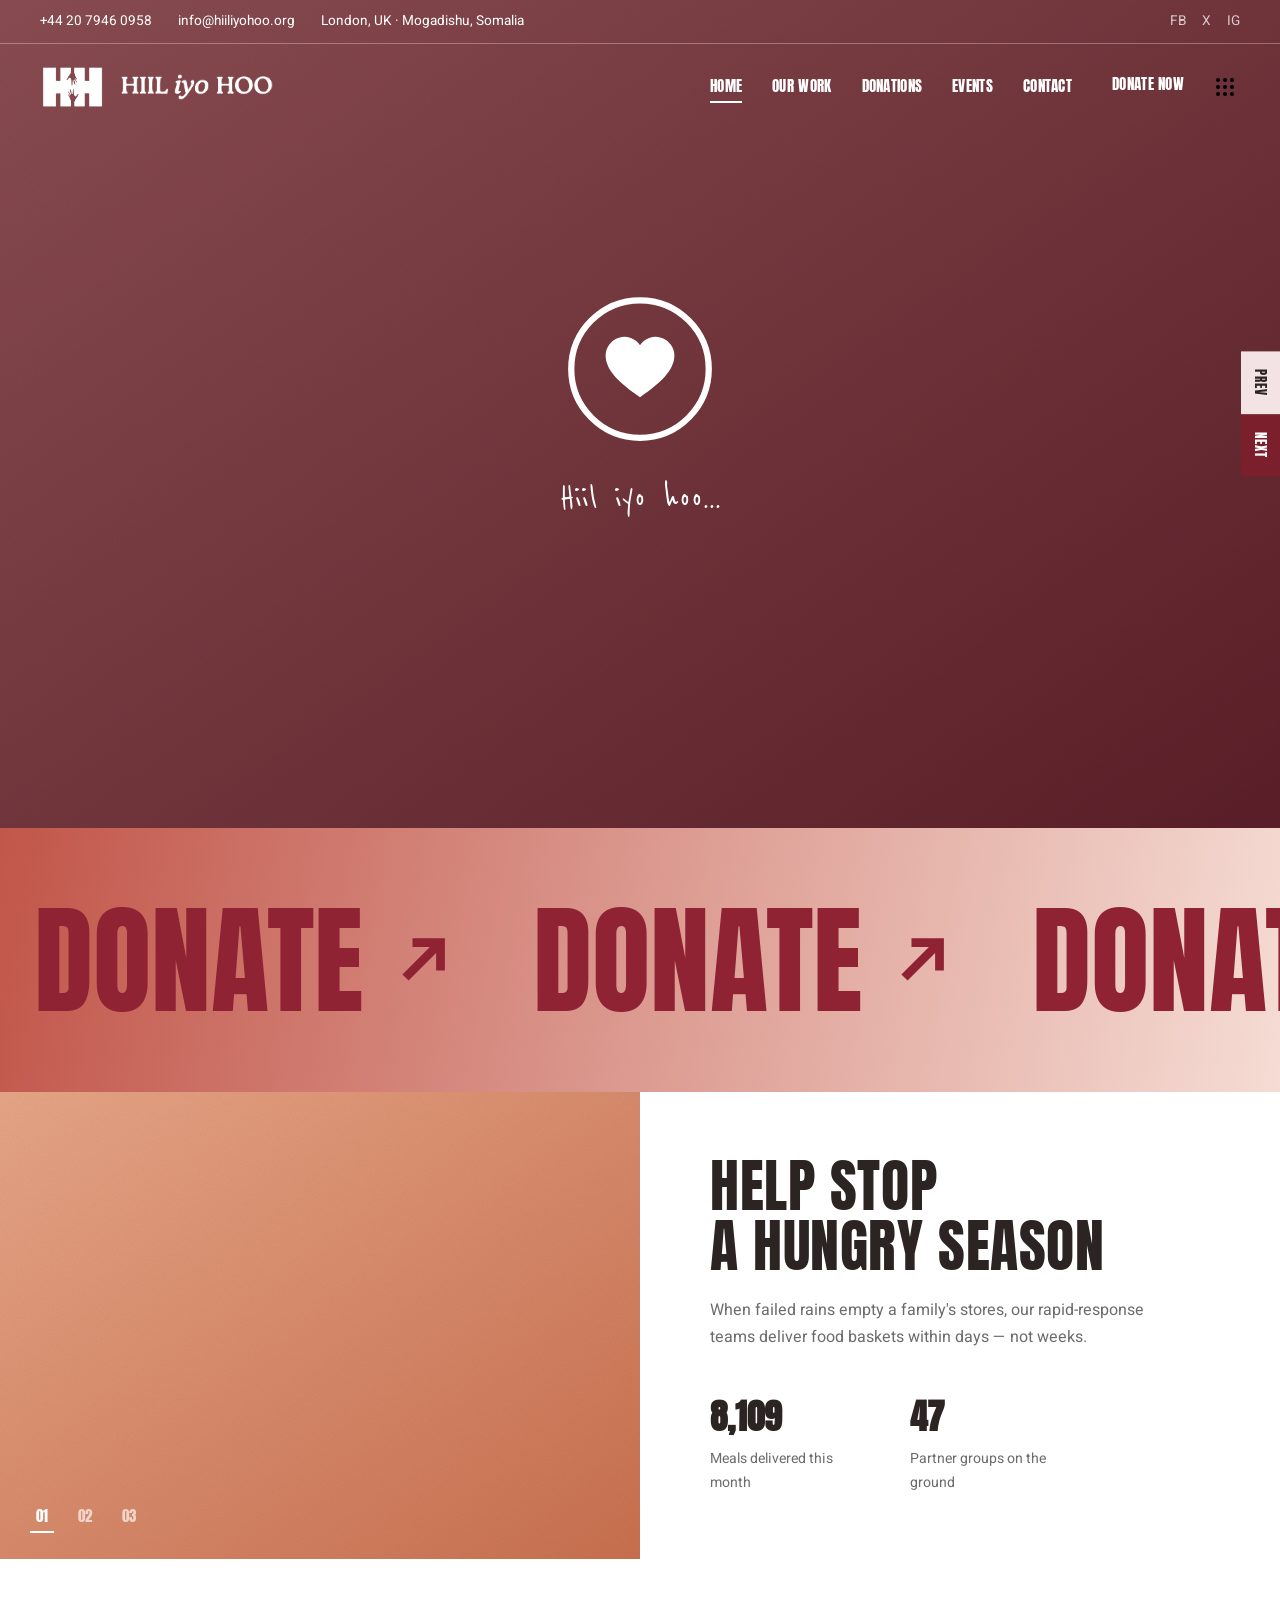
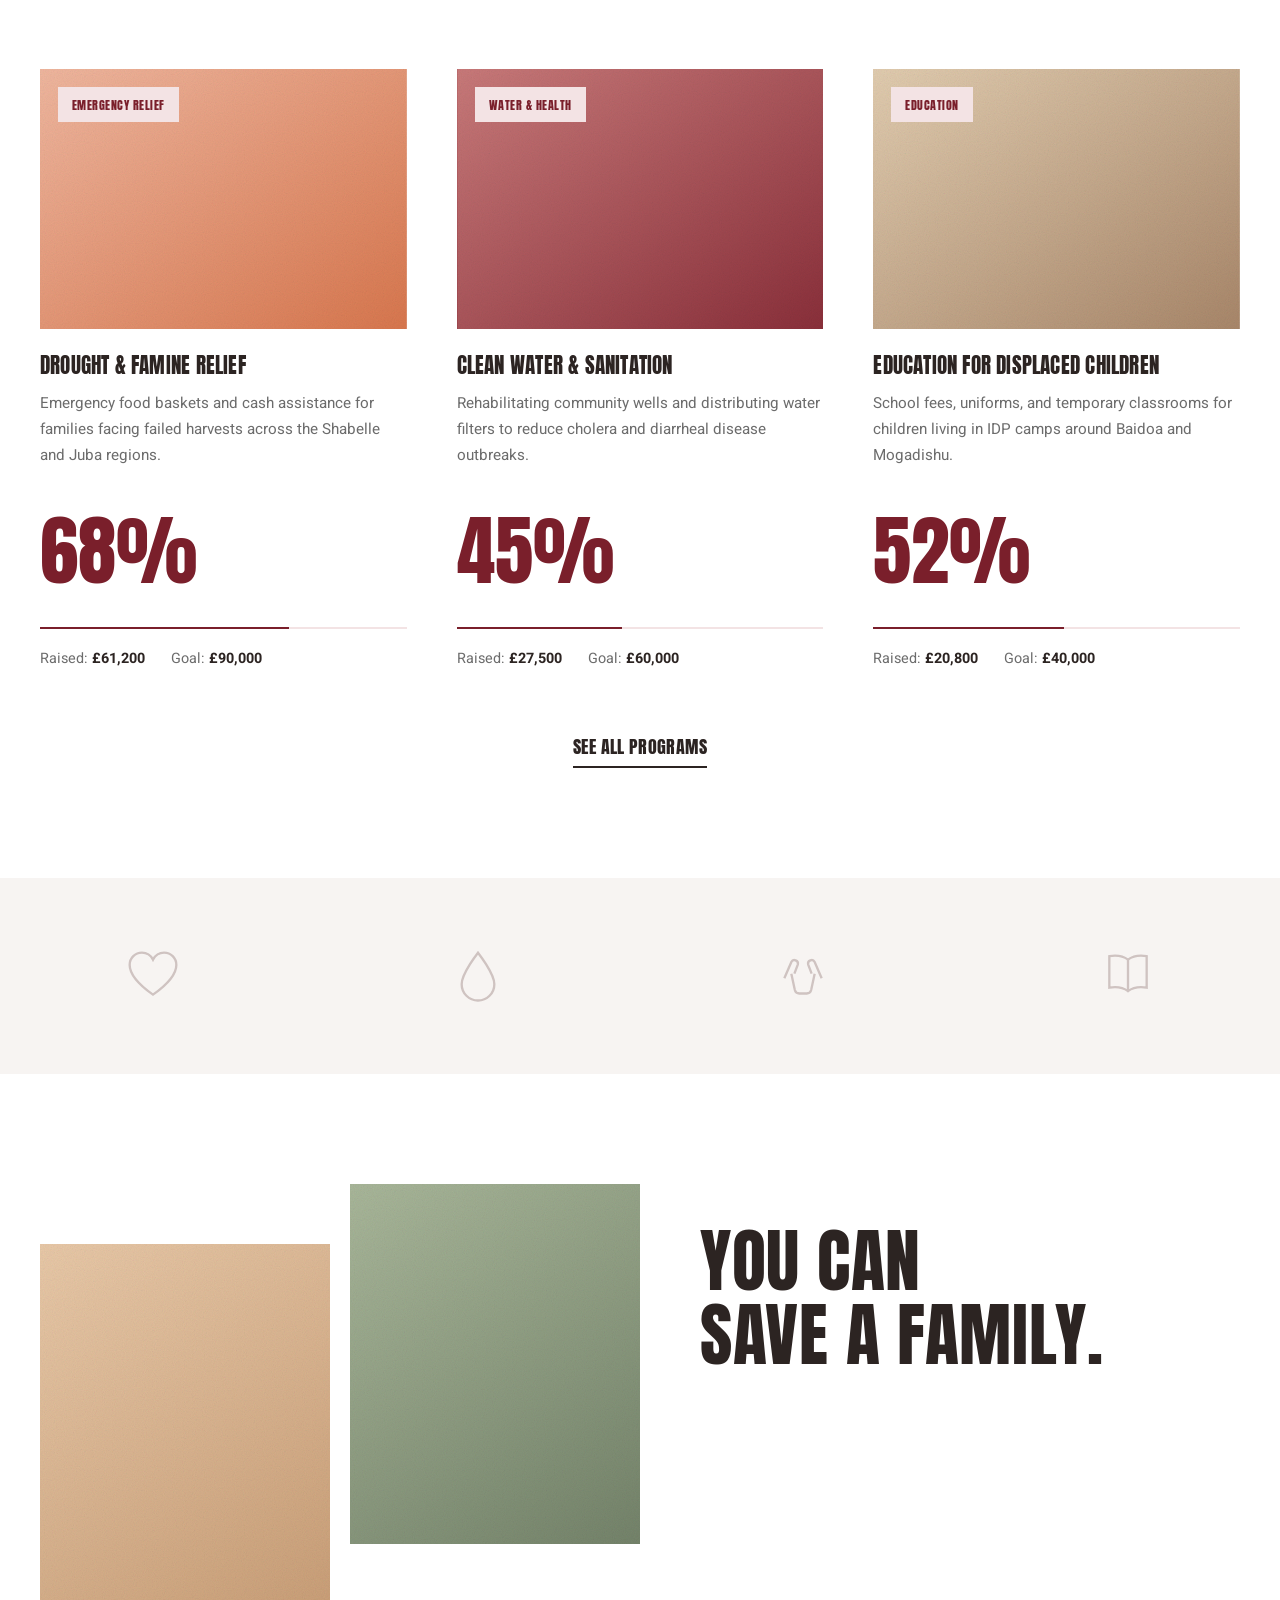
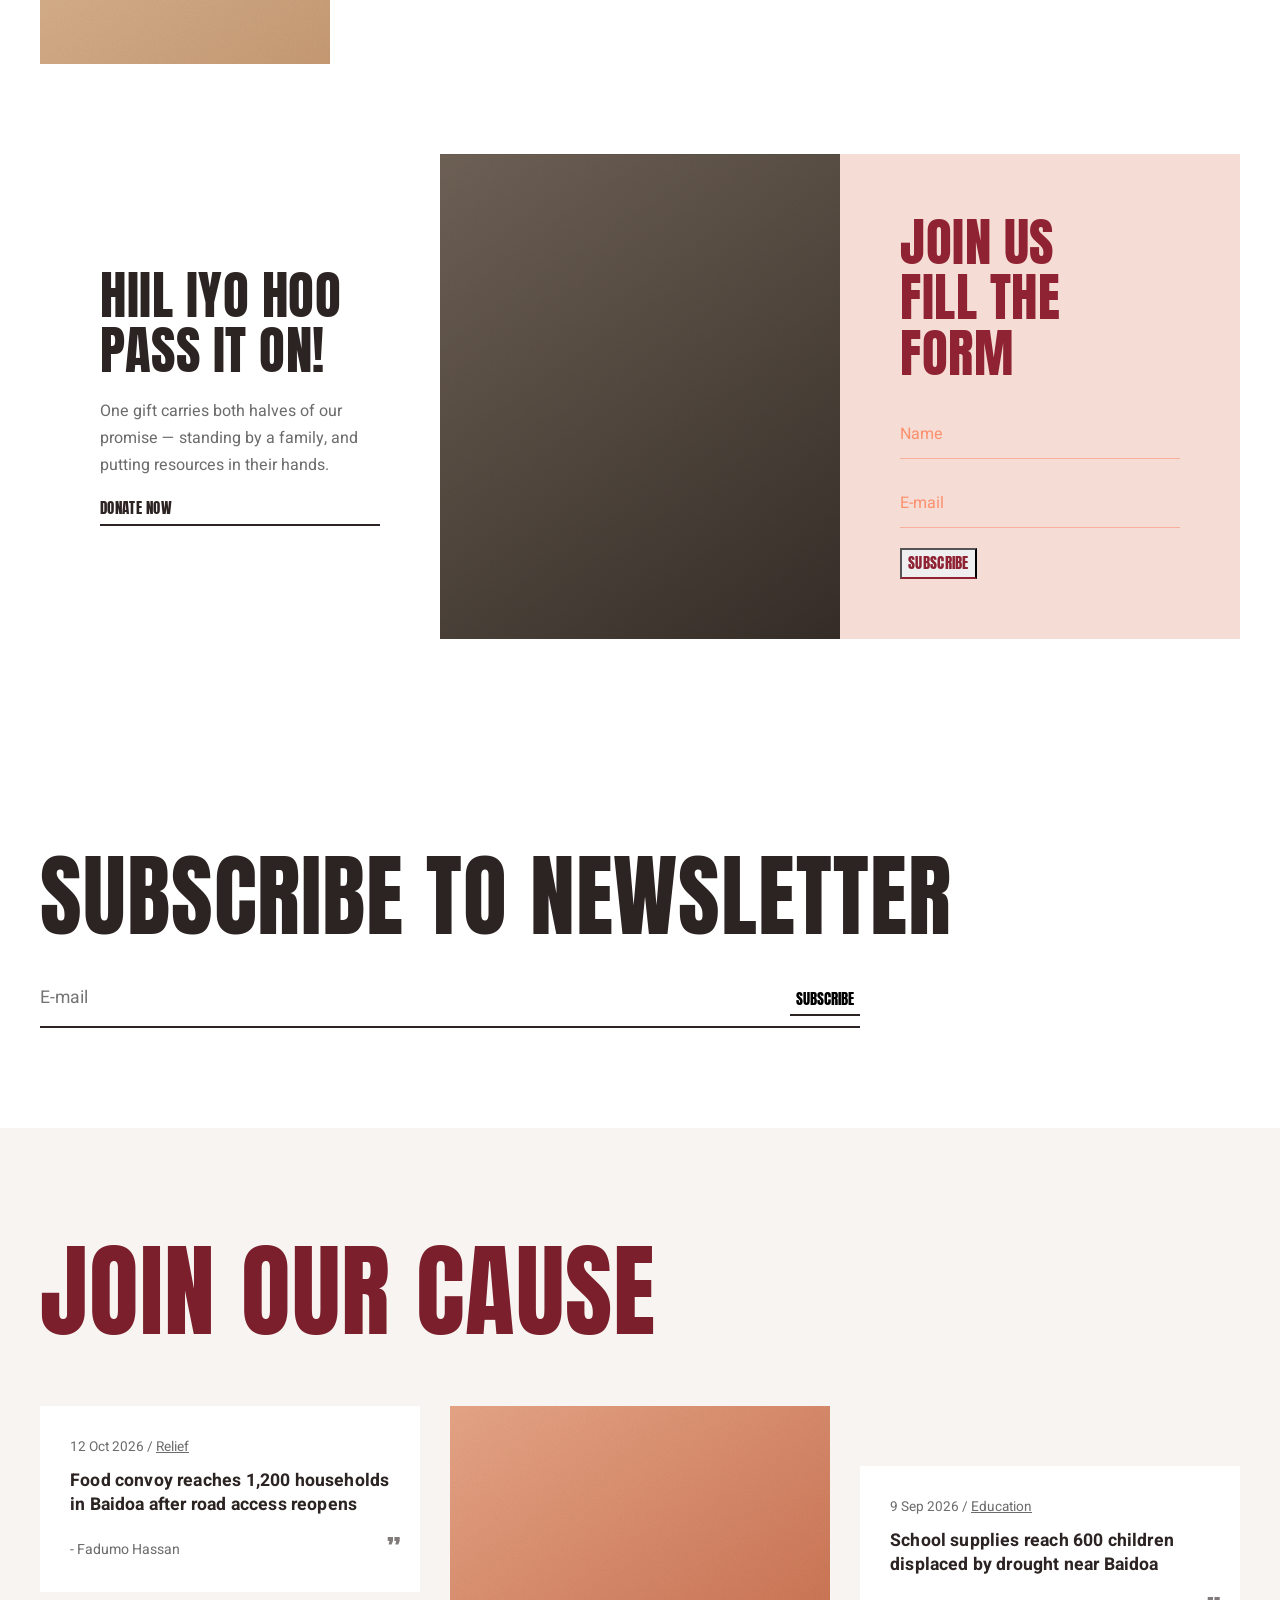
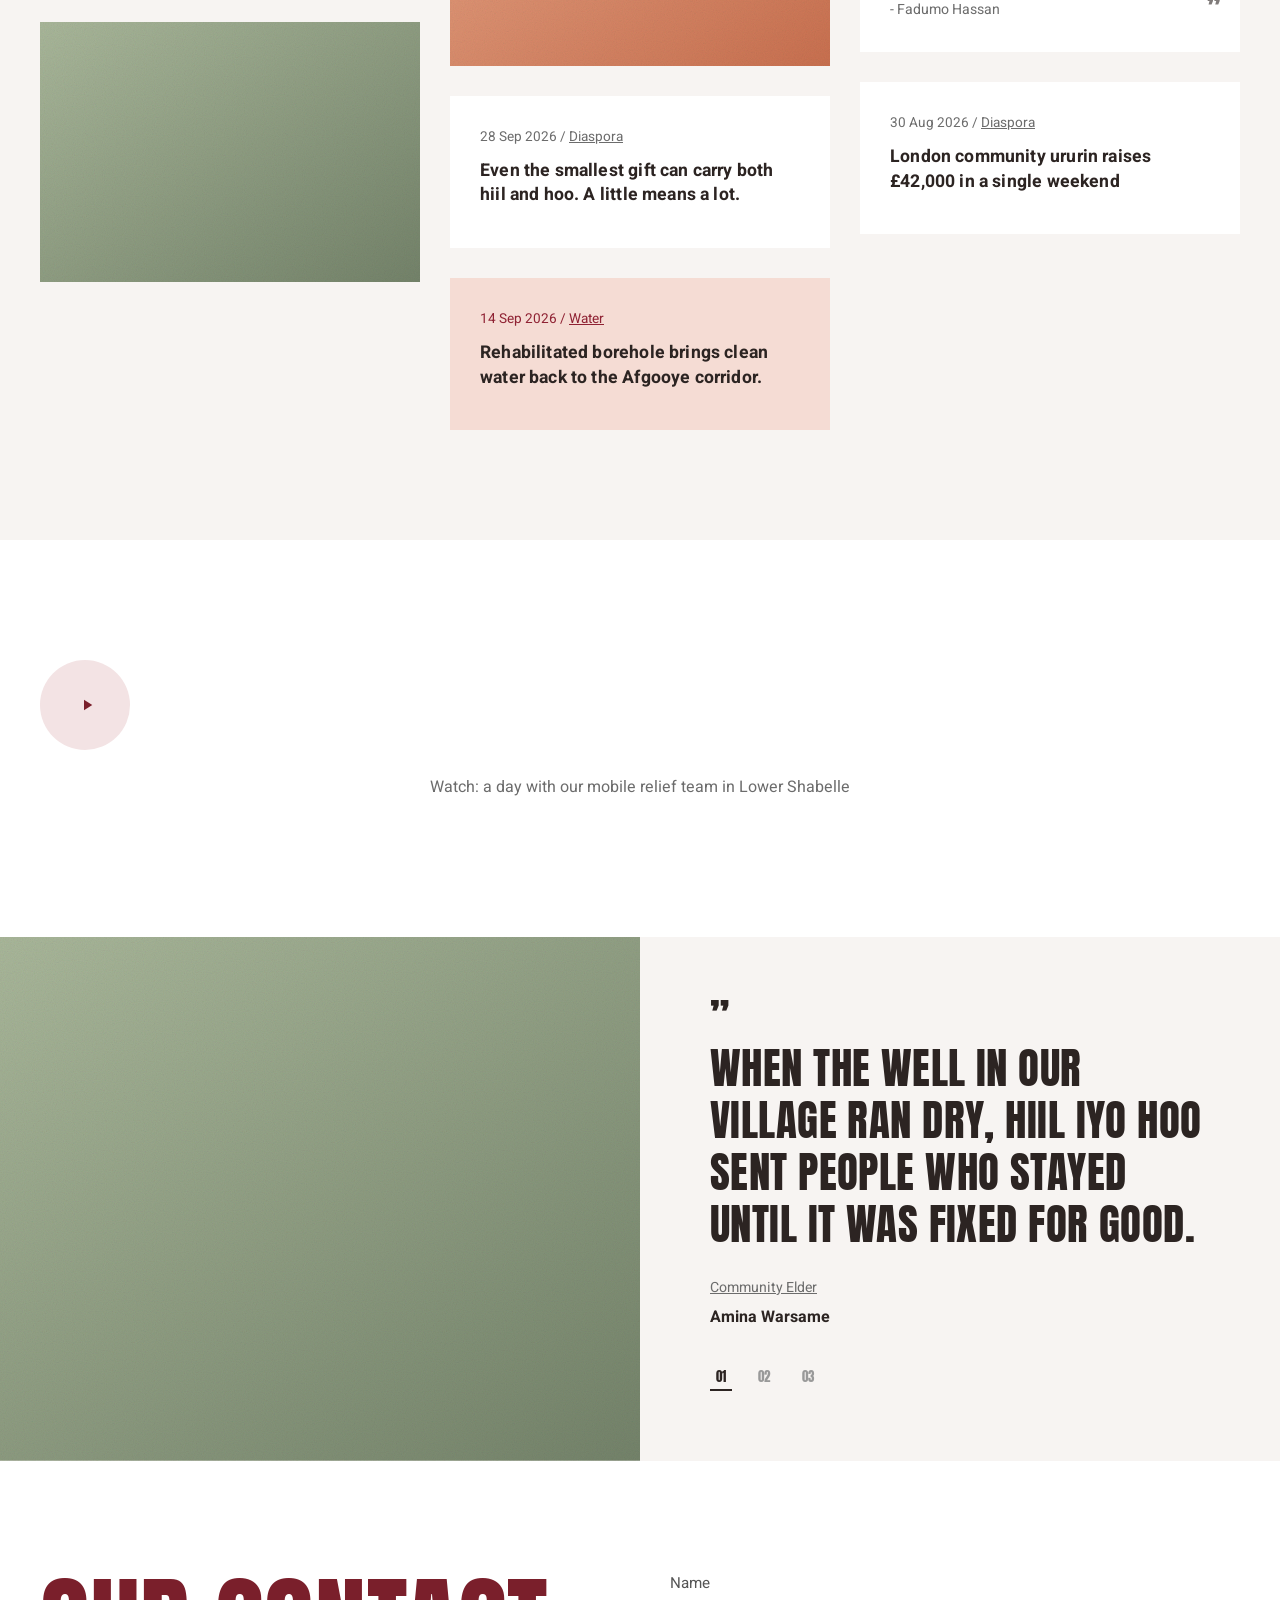
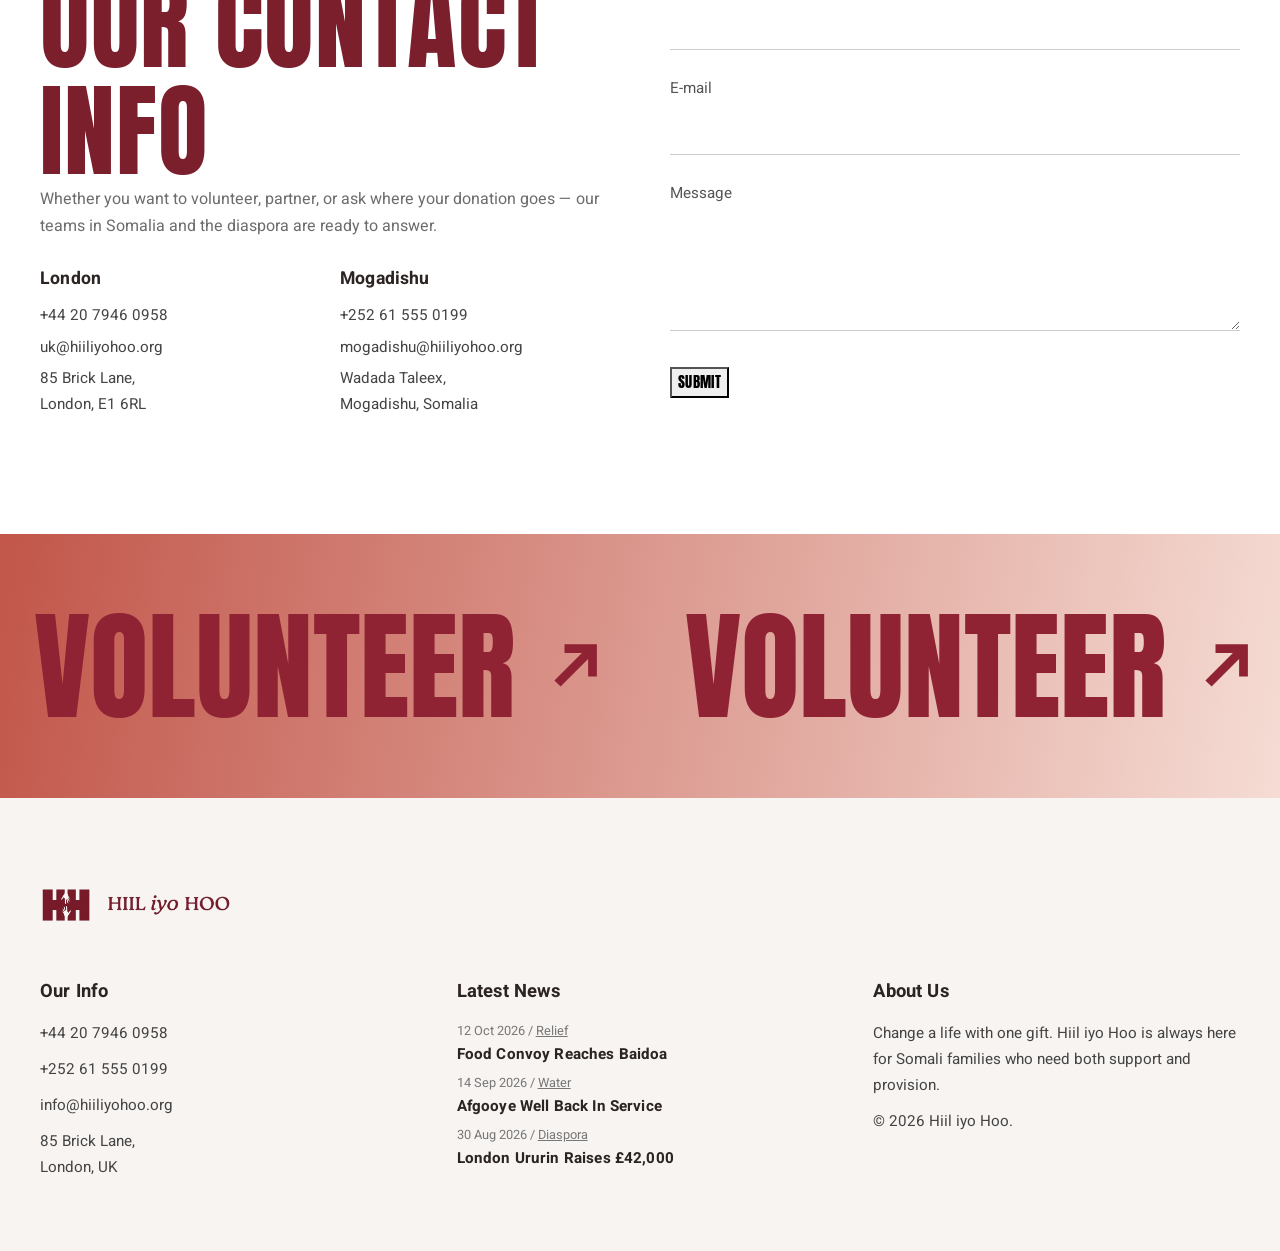
<file: index.html>
<!DOCTYPE html>
<html lang="en">
<head>
<meta charset="UTF-8">
<meta name="viewport" content="width=device-width, initial-scale=1.0">
<title>Hiil iyo Hoo — Support and Provision for Every Family in Need</title>
<meta name="description" content="Hiil iyo Hoo is a Somali community charity providing emergency relief, clean water, education, and economic empowerment — standing by families with both support (hiil) and provision (hoo).">
<link rel="icon" href="assets/img/favicon.ico" sizes="any">
<link rel="icon" href="assets/img/favicon-32.png" type="image/png" sizes="32x32">
<link rel="icon" href="assets/img/favicon-16.png" type="image/png" sizes="16x16">
<link rel="apple-touch-icon" href="assets/img/apple-touch-icon.png">
<link rel="preconnect" href="https://fonts.googleapis.com">
<link rel="preconnect" href="https://fonts.gstatic.com" crossorigin>
<link href="https://fonts.googleapis.com/css2?family=Anton&family=Heebo:wght@300;400;500;600;700&family=Reenie+Beanie&display=swap" rel="stylesheet">
<link rel="stylesheet" href="assets/css/style.css">
</head>
<body>

<section class="hero-slider" data-hero>
  <div class="header-group on-photo">
    <div class="topbar">
      <div class="container">
        <div class="topbar-contacts">
          <a href="tel:+442079460958">+44 20 7946 0958</a>
          <a href="mailto:info@hiiliyohoo.org">info@hiiliyohoo.org</a>
          <span>London, UK · Mogadishu, Somalia</span>
        </div>
        <div class="topbar-social">
          <a href="#" aria-label="Facebook">FB</a>
          <a href="#" aria-label="Twitter / X">X</a>
          <a href="#" aria-label="Instagram">IG</a>
        </div>
      </div>
    </div>
    <header class="site-header">
      <div class="container">
        <a href="index.html" class="logo">
          <img class="logo-mark" src="assets/img/logo-mark.png" alt="" aria-hidden="true">
          <img class="logo-text" src="assets/img/logo-text.png" alt="Hiil iyo Hoo">
        </a>
        <nav class="main-nav">
          <ul>
            <li><a href="index.html" class="active">Home</a></li>
            <li><a href="about.html">Our Work</a></li>
            <li><a href="programs.html">Donations</a></li>
            <li><a href="events.html">Events</a></li>
            <li><a href="contact.html">Contact</a></li>
          </ul>
          <div class="header-icons">
            <a href="donate.html" class="txt-link">Donate Now</a>
            <button class="icon-dots" data-offcanvas-open aria-label="Open menu"><span></span><span></span><span></span><span></span><span></span><span></span><span></span><span></span><span></span></button>
          </div>
        </nav>
        <button class="nav-toggle" aria-label="Toggle menu"><span></span><span></span><span></span></button>
      </div>
    </header>
  </div>
  <div class="hero-slide is-active" data-hero-slide>
    <div class="photo-tex ph-b" style="position:absolute;inset:0;"></div>
    <div class="hero-logo-content">
      <svg class="hero-mark" viewBox="0 0 48 48" fill="none" xmlns="http://www.w3.org/2000/svg"><circle cx="24" cy="24" r="22" stroke="white" stroke-width="2"/><path d="M24 33c-6.5-4.4-11-8.6-11-13.3A6 6 0 0124 16.4 6 6 0 0135 19.7c0 4.7-4.5 8.9-11 13.3z" fill="white"/></svg>
      <div class="hero-script">Hiil iyo hoo...</div>
    </div>
  </div>
  <div class="hero-slide" data-hero-slide>
    <div class="photo-tex ph-e" style="position:absolute;inset:0;"></div>
    <div class="hero-caption">
      <h1>A brighter future, built together.</h1>
      <p style="color:#f3e9e3;">Join our cause and help us carry both halves of our promise — hiil and hoo — to families who need it most.</p>
      <div class="hero-actions">
        <a href="donate.html" class="txt-link txt-link--white txt-link--lg">Donate Now</a>
        <a href="about.html" class="txt-link txt-link--white txt-link--lg">View More</a>
      </div>
    </div>
  </div>
  <div class="hero-tabs">
    <button data-hero-prev>Prev</button>
    <button data-hero-next>Next</button>
  </div>
</section>

<div class="marquee-band">
  <a href="donate.html">
    <div class="marquee-track">
      <span>Donate <svg viewBox="0 0 24 24" fill="none" stroke="currentColor" stroke-width="2.5"><path d="M7 17L17 7M9 7h8v8"/></svg></span>
      <span>Donate <svg viewBox="0 0 24 24" fill="none" stroke="currentColor" stroke-width="2.5"><path d="M7 17L17 7M9 7h8v8"/></svg></span>
      <span>Donate <svg viewBox="0 0 24 24" fill="none" stroke="currentColor" stroke-width="2.5"><path d="M7 17L17 7M9 7h8v8"/></svg></span>
      <span>Donate <svg viewBox="0 0 24 24" fill="none" stroke="currentColor" stroke-width="2.5"><path d="M7 17L17 7M9 7h8v8"/></svg></span>
      <span>Donate <svg viewBox="0 0 24 24" fill="none" stroke="currentColor" stroke-width="2.5"><path d="M7 17L17 7M9 7h8v8"/></svg></span>
      <span>Donate <svg viewBox="0 0 24 24" fill="none" stroke="currentColor" stroke-width="2.5"><path d="M7 17L17 7M9 7h8v8"/></svg></span>
    </div>
  </a>
</div>

<div class="content-slider" data-slider data-autoplay="7000">
  <div class="cs-slide" data-slide>
    <div class="cs-photo photo-tex ph-a">
      <div class="cs-dots">
        <button data-slide-to>01</button><button data-slide-to>02</button><button data-slide-to>03</button>
      </div>
    </div>
    <div class="cs-text">
      <h2>Help stop<br>a hungry season</h2>
      <p>When failed rains empty a family's stores, our rapid-response teams deliver food baskets within days — not weeks.</p>
      <div class="cs-counters">
        <div><strong data-count="9200">0</strong><span>Meals delivered this month</span></div>
        <div><strong data-count="54">0</strong><span>Partner groups on the ground</span></div>
      </div>
    </div>
  </div>
  <div class="cs-slide" data-slide>
    <div class="cs-photo photo-tex ph-g">
      <div class="cs-dots">
        <button data-slide-to>01</button><button data-slide-to>02</button><button data-slide-to>03</button>
      </div>
    </div>
    <div class="cs-text">
      <h2>For a cleaner<br>water supply</h2>
      <p>We rehabilitate wells and boreholes and run hygiene education so water-borne illness stops costing families their children.</p>
      <div class="cs-counters">
        <div><strong data-count="41">0</strong><span>Wells rehabilitated</span></div>
        <div><strong data-count="26000">0</strong><span>People with clean access</span></div>
      </div>
    </div>
  </div>
  <div class="cs-slide" data-slide>
    <div class="cs-photo photo-tex ph-h">
      <div class="cs-dots">
        <button data-slide-to>01</button><button data-slide-to>02</button><button data-slide-to>03</button>
      </div>
    </div>
    <div class="cs-text">
      <h2>Help children<br>stay in school</h2>
      <p>Displacement shouldn't end a child's education. We fund tuition, supplies, and temporary classrooms in IDP settlements.</p>
      <div class="cs-counters">
        <div><strong data-count="1860">0</strong><span>Children enrolled</span></div>
        <div><strong data-count="38">0</strong><span>Learning spaces built</span></div>
      </div>
    </div>
  </div>
</div>

<section class="section">
  <div class="container">
    <div class="causes-grid">
      <article class="cause-card">
        <div class="cause-media photo-tex ph-e"><span class="cause-pill">Emergency Relief</span></div>
        <h5>Drought &amp; Famine Relief</h5>
        <p>Emergency food baskets and cash assistance for families facing failed harvests across the Shabelle and Juba regions.</p>
        <div class="cause-pct">68%</div>
        <div class="cause-bar"><span style="width:68%"></span></div>
        <div class="cause-meta"><span>Raised: <strong>£61,200</strong></span><span>Goal: <strong>£90,000</strong></span></div>
      </article>
      <article class="cause-card">
        <div class="cause-media photo-tex ph-g"><span class="cause-pill">Water &amp; Health</span></div>
        <h5>Clean Water &amp; Sanitation</h5>
        <p>Rehabilitating community wells and distributing water filters to reduce cholera and diarrheal disease outbreaks.</p>
        <div class="cause-pct">45%</div>
        <div class="cause-bar"><span style="width:45%"></span></div>
        <div class="cause-meta"><span>Raised: <strong>£27,500</strong></span><span>Goal: <strong>£60,000</strong></span></div>
      </article>
      <article class="cause-card">
        <div class="cause-media photo-tex ph-h"><span class="cause-pill">Education</span></div>
        <h5>Education for Displaced Children</h5>
        <p>School fees, uniforms, and temporary classrooms for children living in IDP camps around Baidoa and Mogadishu.</p>
        <div class="cause-pct">52%</div>
        <div class="cause-bar"><span style="width:52%"></span></div>
        <div class="cause-meta"><span>Raised: <strong>£20,800</strong></span><span>Goal: <strong>£40,000</strong></span></div>
      </article>
    </div>
    <div style="text-align:center;margin-top:60px;"><a href="programs.html" class="txt-link txt-link--lg">See All Programs</a></div>
  </div>
</section>

<div class="icon-row">
  <svg viewBox="0 0 48 48" fill="none" stroke="currentColor" stroke-width="2"><path d="M24 40C10 30 4 22 4 14.5 4 8.5 8.8 4 14.5 4 18.8 4 22 6.2 24 10 26 6.2 29.2 4 33.5 4 39.2 4 44 8.5 44 14.5 44 22 38 30 24 40z"/></svg>
  <svg viewBox="0 0 48 48" fill="none" stroke="currentColor" stroke-width="2"><path d="M24 4S10 22 10 31a14 14 0 0028 0C38 22 24 4 24 4z"/></svg>
  <svg viewBox="0 0 48 48" fill="none" stroke="currentColor" stroke-width="2"><path d="M8 26l6-14a3 3 0 015.6 2l-3 8M40 26l-6-14a3 3 0 00-5.6 2l3 8M14 22l3 14a4 4 0 004 3h6a4 4 0 004-3l3-14"/></svg>
  <svg viewBox="0 0 48 48" fill="none" stroke="currentColor" stroke-width="2"><path d="M24 10c-4-3-10-4-16-3v27c6-1 12 0 16 3 4-3 10-4 16-3V7c-6-1-12 0-16 3z"/><path d="M24 10v27"/></svg>
</div>

<section class="section">
  <div class="container">
    <div class="savelives-grid">
      <div class="savelives-images">
        <div class="photo-tex ph-c"></div>
        <div class="photo-tex ph-f"></div>
      </div>
      <div class="savelives-heading">
        <h2>You can<br>save a family.</h2>
      </div>
    </div>
    <div class="kindness-block">
      <div class="kindness-text">
        <h2>Hiil iyo hoo<br>pass it on!</h2>
        <p>One gift carries both halves of our promise — standing by a family, and putting resources in their hands.</p>
        <a href="donate.html" class="txt-link">Donate Now</a>
      </div>
      <div class="kindness-photo photo-tex ph-d"></div>
      <div class="kindness-form">
        <h2>Join us<br>fill the form</h2>
        <form data-netlify="true" name="volunteer" method="POST">
          <input type="hidden" name="form-name" value="volunteer">
          <input type="text" name="name" placeholder="Name" required>
          <input type="email" name="email" placeholder="E-mail" required>
          <button type="submit" class="txt-link">Subscribe</button>
        </form>
      </div>
    </div>
  </div>
</section>

<section class="newsletter-min">
  <div class="container">
    <h2>Subscribe to newsletter</h2>
    <form data-netlify="true" name="newsletter" method="POST">
      <input type="hidden" name="form-name" value="newsletter">
      <input type="email" name="email" placeholder="E-mail" required>
      <button type="submit">Subscribe</button>
    </form>
  </div>
</section>

<section class="section section--soft">
  <div class="container">
    <h2 class="lavender-heading" style="font-size:clamp(3rem,8vw,6.4rem);margin-bottom:60px;">Join Our Cause</h2>
    <div class="blog-masonry">
      <div class="bm-col">
        <div class="bm-card">
          <div class="bm-meta">12 Oct 2026 / <a href="programs.html">Relief</a></div>
          <h5>Food convoy reaches 1,200 households in Baidoa after road access reopens</h5>
          <div class="bm-author">- Fadumo Hassan</div>
          <div class="bm-quote">&rdquo;</div>
        </div>
        <div class="bm-card has-photo">
          <div class="bm-photo photo-tex ph-f"></div>
        </div>
      </div>
      <div class="bm-col">
        <div class="bm-card has-photo">
          <div class="bm-photo photo-tex ph-a"></div>
        </div>
        <div class="bm-card">
          <div class="bm-meta">28 Sep 2026 / <a href="programs.html">Diaspora</a></div>
          <h5>Even the smallest gift can carry both hiil and hoo. A little means a lot.</h5>
        </div>
        <div class="bm-card accent">
          <div class="bm-meta">14 Sep 2026 / <a href="programs.html">Water</a></div>
          <h5>Rehabilitated borehole brings clean water back to the Afgooye corridor.</h5>
        </div>
      </div>
      <div class="bm-col">
        <div class="bm-card">
          <div class="bm-meta">9 Sep 2026 / <a href="programs.html">Education</a></div>
          <h5>School supplies reach 600 children displaced by drought near Baidoa</h5>
          <div class="bm-author">- Fadumo Hassan</div>
          <div class="bm-quote">&rdquo;</div>
        </div>
        <div class="bm-card">
          <div class="bm-meta">30 Aug 2026 / <a href="programs.html">Diaspora</a></div>
          <h5>London community ururin raises £42,000 in a single weekend</h5>
        </div>
      </div>
    </div>
  </div>
</section>

<section class="video-min">
  <div class="container" style="text-align:center;">
    <button class="play-circle" aria-label="Play video"><svg viewBox="0 0 24 24"><path d="M8 5v14l11-7z"/></svg></button>
    <p style="margin-top:24px;color:#6c6c6c;">Watch: a day with our mobile relief team in Lower Shabelle</p>
  </div>
</section>

<div class="testimonial-wrap" data-slider data-autoplay="8000">
  <div class="ts-slide" data-slide>
    <div class="ts-photo photo-tex ph-f"></div>
    <div class="ts-text">
      <div class="quote-mark">&rdquo;</div>
      <h3>When the well in our village ran dry, Hiil iyo Hoo sent people who stayed until it was fixed for good.</h3>
      <div class="ts-role">Community Elder</div>
      <div class="ts-name">Amina Warsame</div>
      <div class="ts-dots"><button data-slide-to>01</button><button data-slide-to>02</button><button data-slide-to>03</button></div>
    </div>
  </div>
  <div class="ts-slide" data-slide>
    <div class="ts-photo photo-tex ph-e"></div>
    <div class="ts-text">
      <div class="quote-mark">&rdquo;</div>
      <h3>I give monthly from London because I know exactly which family my hoo reaches. That accountability is rare.</h3>
      <div class="ts-role">Monthly Donor</div>
      <div class="ts-name">Yusuf Ali</div>
      <div class="ts-dots"><button data-slide-to>01</button><button data-slide-to>02</button><button data-slide-to>03</button></div>
    </div>
  </div>
  <div class="ts-slide" data-slide>
    <div class="ts-photo photo-tex ph-c"></div>
    <div class="ts-text">
      <div class="quote-mark">&rdquo;</div>
      <h3>As a volunteer nurse on the mobile clinic, I've watched this organisation keep its word twice over — hiil and hoo both.</h3>
      <div class="ts-role">Volunteer, Mobile Health Unit</div>
      <div class="ts-name">Hodan Mohamed</div>
      <div class="ts-dots"><button data-slide-to>01</button><button data-slide-to>02</button><button data-slide-to>03</button></div>
    </div>
  </div>
</div>

<section class="section">
  <div class="container contact-wrap">
    <div>
      <div class="section-head">
        <h2 class="lavender-heading" style="font-size:clamp(3rem,8vw,6.4rem);">Our Contact Info</h2>
        <p>Whether you want to volunteer, partner, or ask where your donation goes — our teams in Somalia and the diaspora are ready to answer.</p>
      </div>
      <div class="offices">
        <div class="office">
          <h4>London</h4>
          <p>+44 20 7946 0958</p>
          <p>uk@hiiliyohoo.org</p>
          <p>85 Brick Lane,<br>London, E1 6RL</p>
        </div>
        <div class="office">
          <h4>Mogadishu</h4>
          <p>+252 61 555 0199</p>
          <p>mogadishu@hiiliyohoo.org</p>
          <p>Wadada Taleex,<br>Mogadishu, Somalia</p>
        </div>
      </div>
    </div>
    <form class="contact-form" data-netlify="true" name="contact-home" method="POST">
      <input type="hidden" name="form-name" value="contact-home">
      <div class="field"><label for="hname">Name</label><input id="hname" type="text" name="name"></div>
      <div class="field"><label for="hemail">E-mail</label><input id="hemail" type="email" name="email"></div>
      <div class="field"><label for="hmessage">Message</label><textarea id="hmessage" name="message" rows="4"></textarea></div>
      <button type="submit" class="txt-link">Submit</button>
    </form>
  </div>
</section>

<div class="marquee-band">
  <a href="about.html">
    <div class="marquee-track">
      <span>Volunteer <svg viewBox="0 0 24 24" fill="none" stroke="currentColor" stroke-width="2.5"><path d="M7 17L17 7M9 7h8v8"/></svg></span>
      <span>Volunteer <svg viewBox="0 0 24 24" fill="none" stroke="currentColor" stroke-width="2.5"><path d="M7 17L17 7M9 7h8v8"/></svg></span>
      <span>Volunteer <svg viewBox="0 0 24 24" fill="none" stroke="currentColor" stroke-width="2.5"><path d="M7 17L17 7M9 7h8v8"/></svg></span>
      <span>Volunteer <svg viewBox="0 0 24 24" fill="none" stroke="currentColor" stroke-width="2.5"><path d="M7 17L17 7M9 7h8v8"/></svg></span>
      <span>Volunteer <svg viewBox="0 0 24 24" fill="none" stroke="currentColor" stroke-width="2.5"><path d="M7 17L17 7M9 7h8v8"/></svg></span>
      <span>Volunteer <svg viewBox="0 0 24 24" fill="none" stroke="currentColor" stroke-width="2.5"><path d="M7 17L17 7M9 7h8v8"/></svg></span>
    </div>
  </a>
</div>

<footer class="site-footer">
  <div class="container">
    <div class="footer-logo">
      <img class="logo-mark" src="assets/img/logo-mark.png" alt="" aria-hidden="true">
      <img class="logo-text" src="assets/img/logo-text.png" alt="Hiil iyo Hoo">
    </div>
    <div class="footer-top">
      <div class="footer-col">
        <h4>Our Info</h4>
        <div><a href="tel:+442079460958">+44 20 7946 0958</a></div>
        <div><a href="tel:+252615550199">+252 61 555 0199</a></div>
        <div><a href="mailto:info@hiiliyohoo.org">info@hiiliyohoo.org</a></div>
        <div>85 Brick Lane,<br>London, UK</div>
      </div>
      <div class="footer-col">
        <h4>Latest News</h4>
        <div class="footer-news-item"><div class="meta">12 Oct 2026 / <a href="programs.html">Relief</a></div><h6>Food Convoy Reaches Baidoa</h6></div>
        <div class="footer-news-item"><div class="meta">14 Sep 2026 / <a href="programs.html">Water</a></div><h6>Afgooye Well Back In Service</h6></div>
        <div class="footer-news-item"><div class="meta">30 Aug 2026 / <a href="programs.html">Diaspora</a></div><h6>London Ururin Raises £42,000</h6></div>
      </div>
      <div class="footer-col">
        <h4>About Us</h4>
        <p>Change a life with one gift. Hiil iyo Hoo is always here for Somali families who need both support and provision.</p>
        <p>© 2026 Hiil iyo Hoo.</p>
      </div>
    </div>
  </div>
</footer>

<div class="offcanvas-overlay" data-offcanvas-close></div>
<aside class="offcanvas-panel">
  <button class="offcanvas-close" data-offcanvas-close>&#10005; Close</button>
  <h3>Hello!</h3>
  <p>Hiil iyo Hoo stands beside Somali families with both solidarity and material aid, at home and across the diaspora.</p>
  <h4>Our Info</h4>
  <p>+44 20 7946 0958<br>info@hiiliyohoo.org<br>London, UK</p>
  <h4>Follow Us</h4>
  <div class="offcanvas-social">
    <a href="#" class="txt-link">FB</a><a href="#" class="txt-link">X</a><a href="#" class="txt-link">IG</a>
  </div>
</aside>

<script src="assets/js/main.js"></script>
</body>
</html>
</file>
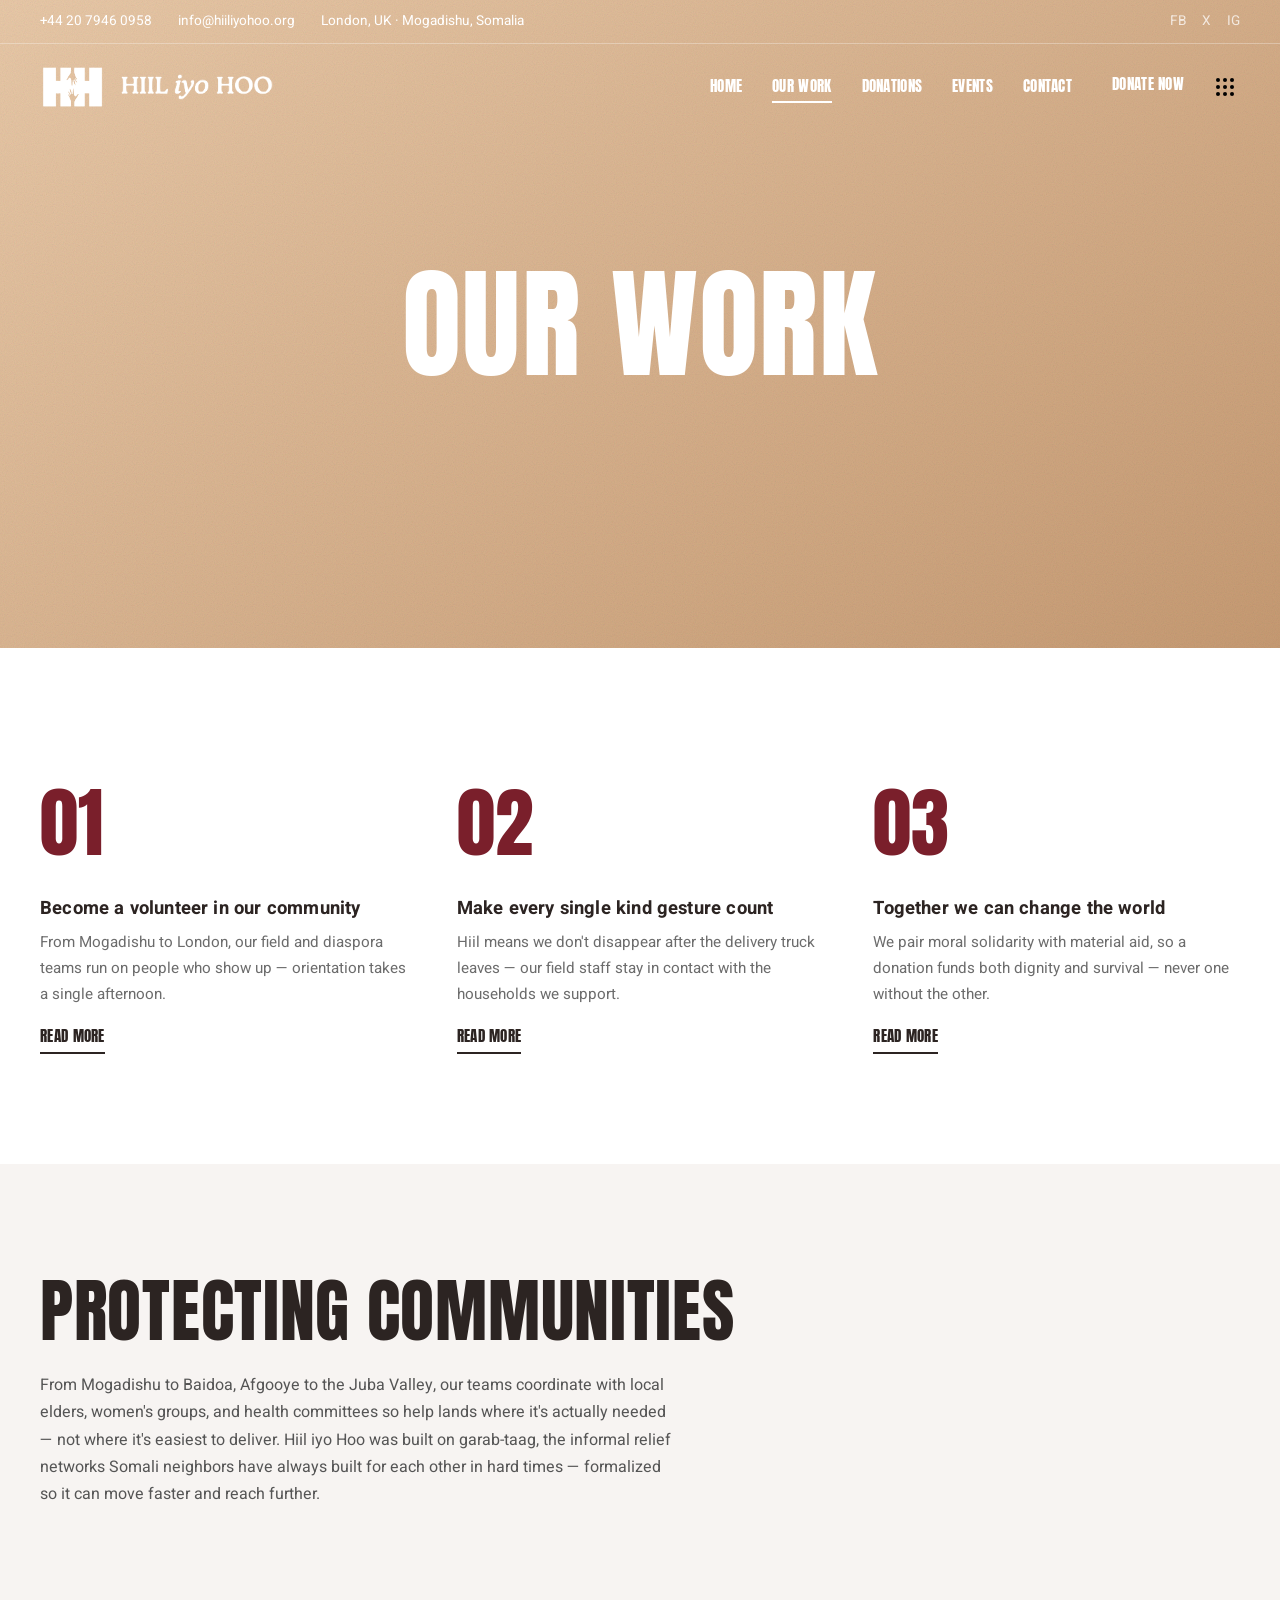
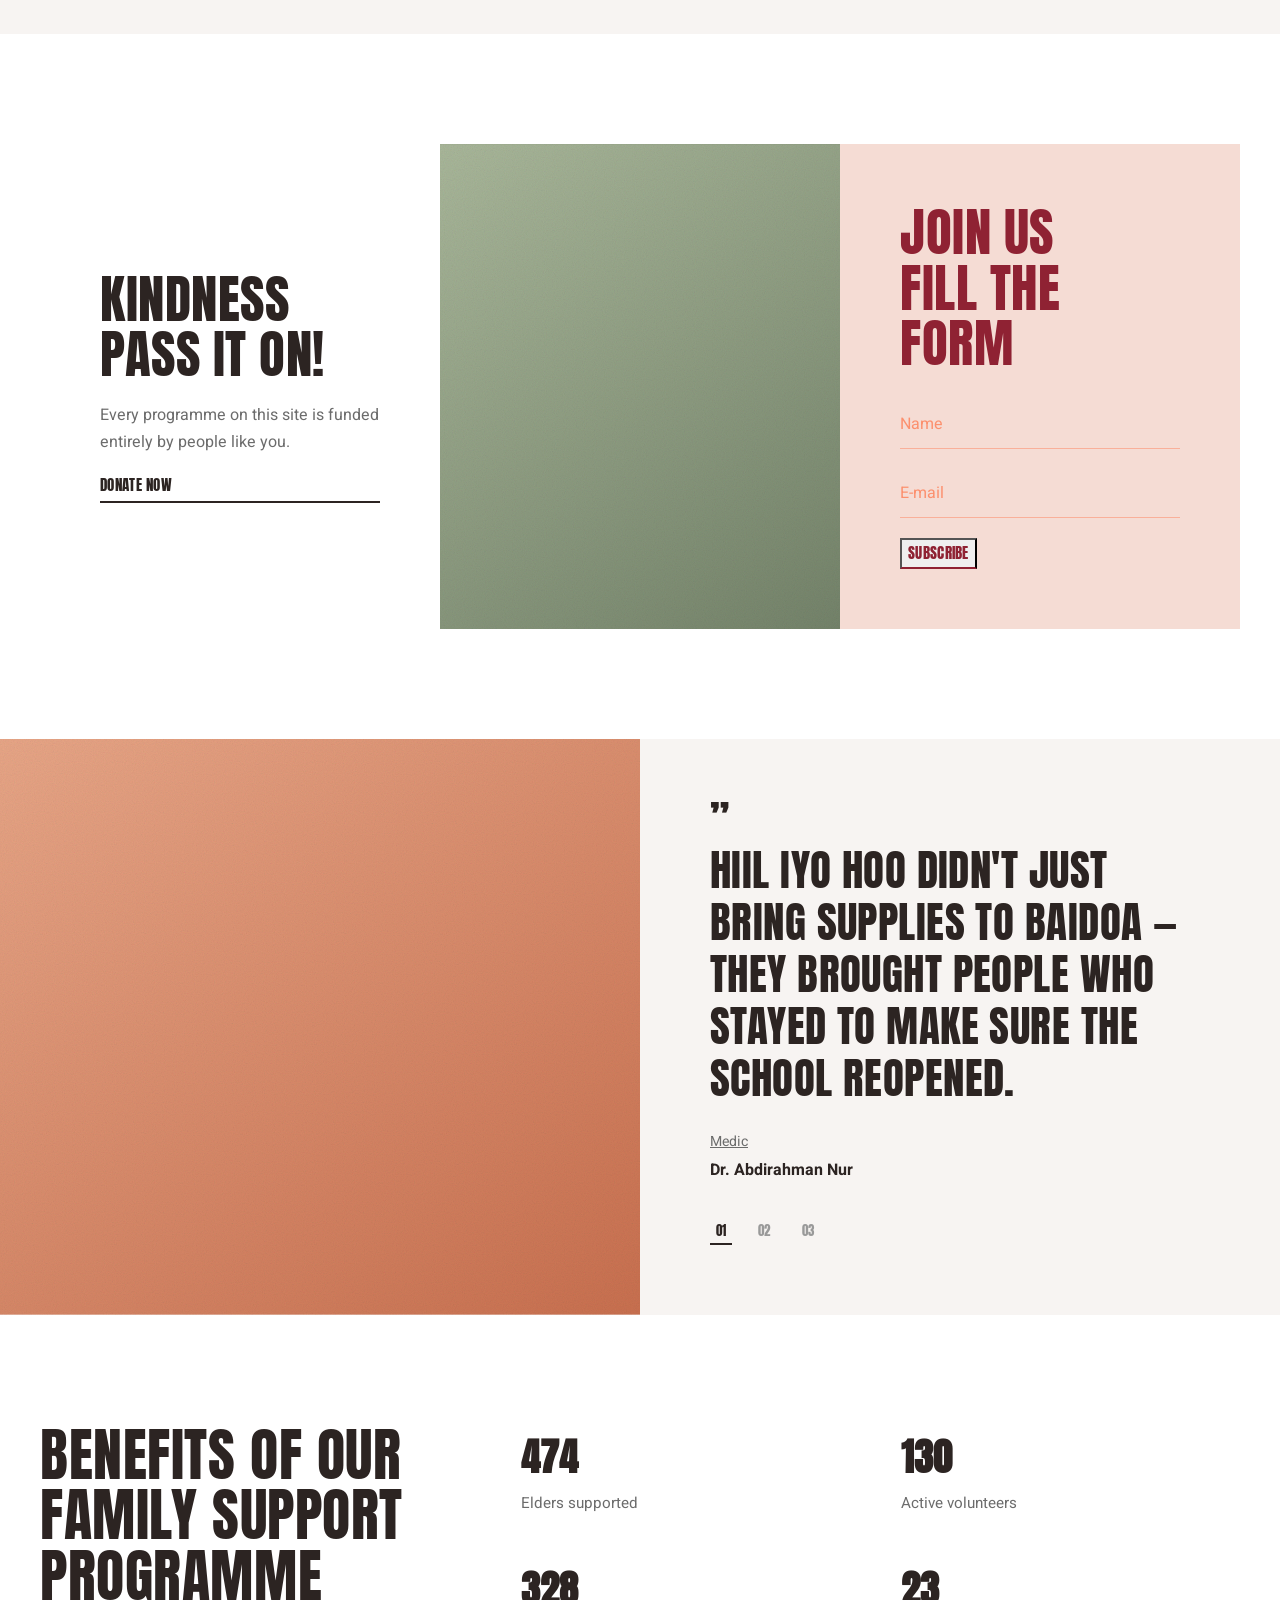
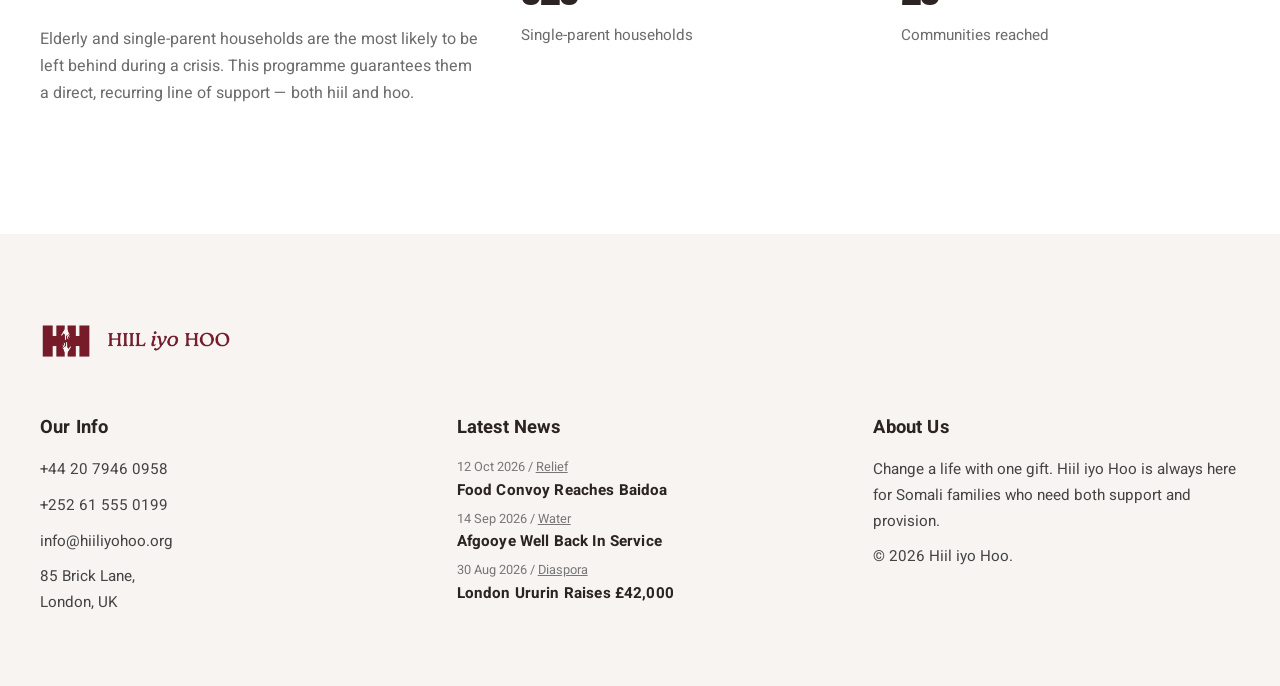
<file: about.html>
<!DOCTYPE html>
<html lang="en">
<head>
<meta charset="UTF-8">
<meta name="viewport" content="width=device-width, initial-scale=1.0">
<title>Our Work — Hiil iyo Hoo</title>
<meta name="description" content="Learn the story, mission, and people behind Hiil iyo Hoo — a Somali community charity built on the traditional concept of total solidarity: moral support and material provision.">
<link rel="icon" href="assets/img/favicon.ico" sizes="any">
<link rel="icon" href="assets/img/favicon-32.png" type="image/png" sizes="32x32">
<link rel="icon" href="assets/img/favicon-16.png" type="image/png" sizes="16x16">
<link rel="apple-touch-icon" href="assets/img/apple-touch-icon.png">
<link rel="preconnect" href="https://fonts.googleapis.com">
<link rel="preconnect" href="https://fonts.gstatic.com" crossorigin>
<link href="https://fonts.googleapis.com/css2?family=Anton&family=Heebo:wght@300;400;500;600;700&family=Reenie+Beanie&display=swap" rel="stylesheet">
<link rel="stylesheet" href="assets/css/style.css">
</head>
<body>

<section class="page-hero">
  <div class="photo-tex ph-c" style="position:absolute;inset:0;"></div>
  <div class="header-group on-photo">
    <div class="topbar">
      <div class="container">
        <div class="topbar-contacts">
          <a href="tel:+442079460958">+44 20 7946 0958</a>
          <a href="mailto:info@hiiliyohoo.org">info@hiiliyohoo.org</a>
          <span>London, UK · Mogadishu, Somalia</span>
        </div>
        <div class="topbar-social">
          <a href="#" aria-label="Facebook">FB</a>
          <a href="#" aria-label="Twitter / X">X</a>
          <a href="#" aria-label="Instagram">IG</a>
        </div>
      </div>
    </div>
    <header class="site-header">
      <div class="container">
        <a href="index.html" class="logo">
          <img class="logo-mark" src="assets/img/logo-mark.png" alt="" aria-hidden="true">
          <img class="logo-text" src="assets/img/logo-text.png" alt="Hiil iyo Hoo">
        </a>
        <nav class="main-nav">
          <ul>
            <li><a href="index.html">Home</a></li>
            <li><a href="about.html" class="active">Our Work</a></li>
            <li><a href="programs.html">Donations</a></li>
            <li><a href="events.html">Events</a></li>
            <li><a href="contact.html">Contact</a></li>
          </ul>
          <div class="header-icons">
            <a href="donate.html" class="txt-link txt-link--white">Donate Now</a>
            <button class="icon-dots" data-offcanvas-open aria-label="Open menu"><span></span><span></span><span></span><span></span><span></span><span></span><span></span><span></span><span></span></button>
          </div>
        </nav>
        <button class="nav-toggle" aria-label="Toggle menu"><span></span><span></span><span></span></button>
      </div>
    </header>
  </div>
  <h1>Our Work</h1>
</section>

<section class="section">
  <div class="container">
    <div class="numbered-grid">
      <div class="numbered-item">
        <div class="n">01</div>
        <h5>Become a volunteer in our community</h5>
        <p>From Mogadishu to London, our field and diaspora teams run on people who show up — orientation takes a single afternoon.</p>
        <a href="contact.html" class="txt-link">Read More</a>
      </div>
      <div class="numbered-item">
        <div class="n">02</div>
        <h5>Make every single kind gesture count</h5>
        <p>Hiil means we don't disappear after the delivery truck leaves — our field staff stay in contact with the households we support.</p>
        <a href="contact.html" class="txt-link">Read More</a>
      </div>
      <div class="numbered-item">
        <div class="n">03</div>
        <h5>Together we can change the world</h5>
        <p>We pair moral solidarity with material aid, so a donation funds both dignity and survival — never one without the other.</p>
        <a href="contact.html" class="txt-link">Read More</a>
      </div>
    </div>
  </div>
</section>

<section class="section section--soft">
  <div class="container">
    <h2 style="font-size:clamp(2.4rem,5.5vw,4.4rem);margin-bottom:24px;">Protecting Communities</h2>
    <p style="max-width:640px;color:#555;">From Mogadishu to Baidoa, Afgooye to the Juba Valley, our teams coordinate with local elders, women's groups, and health committees so help lands where it's actually needed — not where it's easiest to deliver. Hiil iyo Hoo was built on garab-taag, the informal relief networks Somali neighbors have always built for each other in hard times — formalized so it can move faster and reach further.</p>
  </div>
</section>

<section class="section">
  <div class="container">
    <div class="kindness-block" style="margin-top:0;">
      <div class="kindness-text">
        <h2>Kindness<br>pass it on!</h2>
        <p>Every programme on this site is funded entirely by people like you.</p>
        <a href="donate.html" class="txt-link">Donate Now</a>
      </div>
      <div class="kindness-photo photo-tex ph-f"></div>
      <div class="kindness-form">
        <h2>Join us<br>fill the form</h2>
        <form data-netlify="true" name="volunteer-about" method="POST">
          <input type="hidden" name="form-name" value="volunteer-about">
          <input type="text" name="name" placeholder="Name" required>
          <input type="email" name="email" placeholder="E-mail" required>
          <button type="submit" class="txt-link">Subscribe</button>
        </form>
      </div>
    </div>
  </div>
</section>

<div class="testimonial-wrap" data-slider>
  <div class="ts-slide" data-slide>
    <div class="ts-photo photo-tex ph-a"></div>
    <div class="ts-text">
      <div class="quote-mark">&rdquo;</div>
      <h3>Hiil iyo Hoo didn't just bring supplies to Baidoa — they brought people who stayed to make sure the school reopened.</h3>
      <div class="ts-role">Medic</div>
      <div class="ts-name">Dr. Abdirahman Nur</div>
      <div class="ts-dots"><button data-slide-to>01</button><button data-slide-to>02</button><button data-slide-to>03</button></div>
    </div>
  </div>
  <div class="ts-slide" data-slide>
    <div class="ts-photo photo-tex ph-e"></div>
    <div class="ts-text">
      <div class="quote-mark">&rdquo;</div>
      <h3>Our diaspora drives raise real money because people can see exactly which village it reaches.</h3>
      <div class="ts-role">Diaspora &amp; Fundraising Lead</div>
      <div class="ts-name">Sagal Ibrahim</div>
      <div class="ts-dots"><button data-slide-to>01</button><button data-slide-to>02</button><button data-slide-to>03</button></div>
    </div>
  </div>
  <div class="ts-slide" data-slide>
    <div class="ts-photo photo-tex ph-g"></div>
    <div class="ts-text">
      <div class="quote-mark">&rdquo;</div>
      <h3>I've led this organisation since our first well rehabilitation. The promise hasn't changed: stand by people, and provide.</h3>
      <div class="ts-role">Executive Director</div>
      <div class="ts-name">Fadumo Hassan</div>
      <div class="ts-dots"><button data-slide-to>01</button><button data-slide-to>02</button><button data-slide-to>03</button></div>
    </div>
  </div>
</div>

<section class="section">
  <div class="container">
    <div class="benefits-grid">
      <div>
        <h2>Benefits of our family support programme</h2>
        <p>Elderly and single-parent households are the most likely to be left behind during a crisis. This programme guarantees them a direct, recurring line of support — both hiil and hoo.</p>
      </div>
      <div class="counter-pair">
        <div><strong data-count="1240">0</strong><span>Elders supported</span></div>
        <div><strong data-count="860">0</strong><span>Single-parent households</span></div>
      </div>
      <div class="counter-pair">
        <div><strong data-count="340">0</strong><span>Active volunteers</span></div>
        <div><strong data-count="62">0</strong><span>Communities reached</span></div>
      </div>
    </div>
  </div>
</section>

<footer class="site-footer">
  <div class="container">
    <div class="footer-logo">
      <img class="logo-mark" src="assets/img/logo-mark.png" alt="" aria-hidden="true">
      <img class="logo-text" src="assets/img/logo-text.png" alt="Hiil iyo Hoo">
    </div>
    <div class="footer-top">
      <div class="footer-col">
        <h4>Our Info</h4>
        <div><a href="tel:+442079460958">+44 20 7946 0958</a></div>
        <div><a href="tel:+252615550199">+252 61 555 0199</a></div>
        <div><a href="mailto:info@hiiliyohoo.org">info@hiiliyohoo.org</a></div>
        <div>85 Brick Lane,<br>London, UK</div>
      </div>
      <div class="footer-col">
        <h4>Latest News</h4>
        <div class="footer-news-item"><div class="meta">12 Oct 2026 / <a href="programs.html">Relief</a></div><h6>Food Convoy Reaches Baidoa</h6></div>
        <div class="footer-news-item"><div class="meta">14 Sep 2026 / <a href="programs.html">Water</a></div><h6>Afgooye Well Back In Service</h6></div>
        <div class="footer-news-item"><div class="meta">30 Aug 2026 / <a href="programs.html">Diaspora</a></div><h6>London Ururin Raises £42,000</h6></div>
      </div>
      <div class="footer-col">
        <h4>About Us</h4>
        <p>Change a life with one gift. Hiil iyo Hoo is always here for Somali families who need both support and provision.</p>
        <p>© 2026 Hiil iyo Hoo.</p>
      </div>
    </div>
  </div>
</footer>

<div class="offcanvas-overlay" data-offcanvas-close></div>
<aside class="offcanvas-panel">
  <button class="offcanvas-close" data-offcanvas-close>&#10005; Close</button>
  <h3>Hello!</h3>
  <p>Hiil iyo Hoo stands beside Somali families with both solidarity and material aid, at home and across the diaspora.</p>
  <h4>Our Info</h4>
  <p>+44 20 7946 0958<br>info@hiiliyohoo.org<br>London, UK</p>
  <h4>Follow Us</h4>
  <div class="offcanvas-social">
    <a href="#" class="txt-link">FB</a><a href="#" class="txt-link">X</a><a href="#" class="txt-link">IG</a>
  </div>
</aside>

<script src="assets/js/main.js"></script>
</body>
</html>
</file>
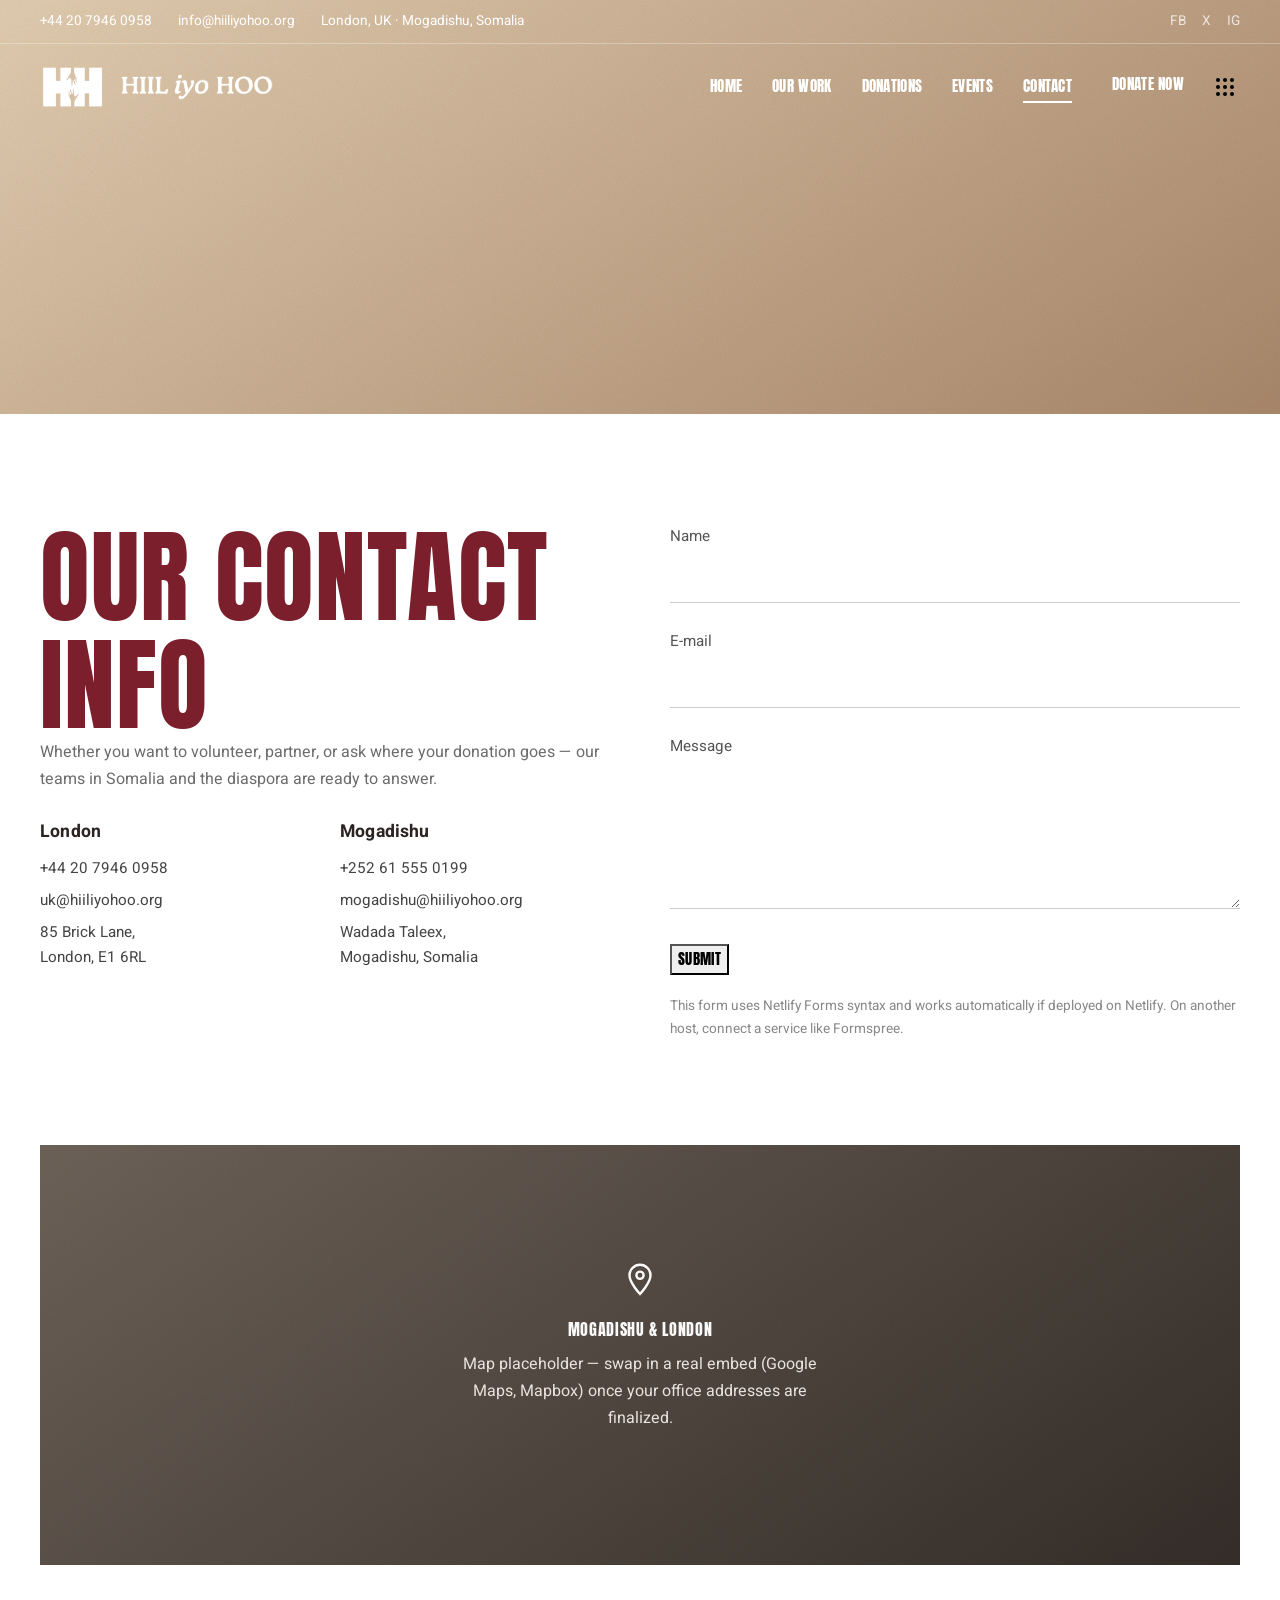
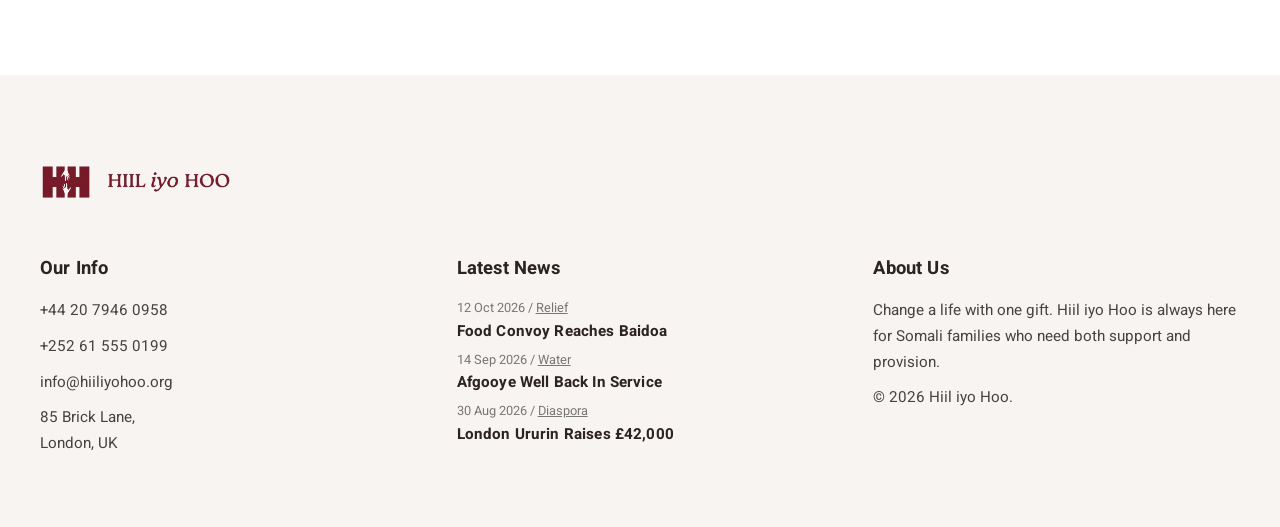
<file: contact.html>
<!DOCTYPE html>
<html lang="en">
<head>
<meta charset="UTF-8">
<meta name="viewport" content="width=device-width, initial-scale=1.0">
<title>Contact Us — Hiil iyo Hoo</title>
<meta name="description" content="Get in touch with Hiil iyo Hoo — volunteer, partner, ask about a donation, or reach our Mogadishu and London offices directly.">
<link rel="icon" href="assets/img/favicon.ico" sizes="any">
<link rel="icon" href="assets/img/favicon-32.png" type="image/png" sizes="32x32">
<link rel="icon" href="assets/img/favicon-16.png" type="image/png" sizes="16x16">
<link rel="apple-touch-icon" href="assets/img/apple-touch-icon.png">
<link rel="preconnect" href="https://fonts.googleapis.com">
<link rel="preconnect" href="https://fonts.gstatic.com" crossorigin>
<link href="https://fonts.googleapis.com/css2?family=Anton&family=Heebo:wght@300;400;500;600;700&family=Reenie+Beanie&display=swap" rel="stylesheet">
<link rel="stylesheet" href="assets/css/style.css">
</head>
<body>

<section class="page-hero no-heading">
  <div class="photo-tex ph-h" style="position:absolute;inset:0;"></div>
  <div class="header-group on-photo">
    <div class="topbar">
      <div class="container">
        <div class="topbar-contacts">
          <a href="tel:+442079460958">+44 20 7946 0958</a>
          <a href="mailto:info@hiiliyohoo.org">info@hiiliyohoo.org</a>
          <span>London, UK · Mogadishu, Somalia</span>
        </div>
        <div class="topbar-social">
          <a href="#" aria-label="Facebook">FB</a>
          <a href="#" aria-label="Twitter / X">X</a>
          <a href="#" aria-label="Instagram">IG</a>
        </div>
      </div>
    </div>
    <header class="site-header">
      <div class="container">
        <a href="index.html" class="logo">
          <img class="logo-mark" src="assets/img/logo-mark.png" alt="" aria-hidden="true">
          <img class="logo-text" src="assets/img/logo-text.png" alt="Hiil iyo Hoo">
        </a>
        <nav class="main-nav">
          <ul>
            <li><a href="index.html">Home</a></li>
            <li><a href="about.html">Our Work</a></li>
            <li><a href="programs.html">Donations</a></li>
            <li><a href="events.html">Events</a></li>
            <li><a href="contact.html" class="active">Contact</a></li>
          </ul>
          <div class="header-icons">
            <a href="donate.html" class="txt-link txt-link--white">Donate Now</a>
            <button class="icon-dots" data-offcanvas-open aria-label="Open menu"><span></span><span></span><span></span><span></span><span></span><span></span><span></span><span></span><span></span></button>
          </div>
        </nav>
        <button class="nav-toggle" aria-label="Toggle menu"><span></span><span></span><span></span></button>
      </div>
    </header>
  </div>
</section>

<section class="section">
  <div class="container">
    <div class="contact-wrap">
      <div>
        <div class="section-head">
          <h2 class="lavender-heading" style="font-size:clamp(3rem,8vw,6.4rem);">Our Contact Info</h2>
          <p>Whether you want to volunteer, partner, or ask where your donation goes — our teams in Somalia and the diaspora are ready to answer.</p>
        </div>
        <div class="offices">
          <div class="office">
            <h4>London</h4>
            <p>+44 20 7946 0958</p>
            <p>uk@hiiliyohoo.org</p>
            <p>85 Brick Lane,<br>London, E1 6RL</p>
          </div>
          <div class="office">
            <h4>Mogadishu</h4>
            <p>+252 61 555 0199</p>
            <p>mogadishu@hiiliyohoo.org</p>
            <p>Wadada Taleex,<br>Mogadishu, Somalia</p>
          </div>
        </div>
      </div>
      <form class="contact-form" data-netlify="true" name="contact" method="POST">
        <input type="hidden" name="form-name" value="contact">
        <div class="field"><label for="cname">Name</label><input id="cname" type="text" name="name"></div>
        <div class="field"><label for="cemail">E-mail</label><input id="cemail" type="email" name="email"></div>
        <div class="field"><label for="cmessage">Message</label><textarea id="cmessage" name="message" rows="5"></textarea></div>
        <button type="submit" class="txt-link">Submit</button>
        <p style="font-size:0.85rem;color:#888;margin-top:20px;">This form uses Netlify Forms syntax and works automatically if deployed on Netlify. On another host, connect a service like Formspree.</p>
      </form>
    </div>
    <div class="map-embed photo-tex ph-d" style="display:flex;align-items:center;justify-content:center;">
      <div style="text-align:center;color:#fff;">
        <svg viewBox="0 0 24 24" width="36" height="36" fill="none" stroke="currentColor" stroke-width="1.6" style="margin:0 auto 10px;"><path d="M12 22s7-7.4 7-12.5A7 7 0 005 9.5C5 14.6 12 22 12 22z"/><circle cx="12" cy="9.5" r="2.4"/></svg>
        <div style="font-family:var(--font-display);text-transform:uppercase;letter-spacing:0.04em;">Mogadishu &amp; London</div>
        <p style="margin-top:8px;max-width:360px;color:#f0e8e2;">Map placeholder — swap in a real embed (Google Maps, Mapbox) once your office addresses are finalized.</p>
      </div>
    </div>
  </div>
</section>

<footer class="site-footer">
  <div class="container">
    <div class="footer-logo">
      <img class="logo-mark" src="assets/img/logo-mark.png" alt="" aria-hidden="true">
      <img class="logo-text" src="assets/img/logo-text.png" alt="Hiil iyo Hoo">
    </div>
    <div class="footer-top">
      <div class="footer-col">
        <h4>Our Info</h4>
        <div><a href="tel:+442079460958">+44 20 7946 0958</a></div>
        <div><a href="tel:+252615550199">+252 61 555 0199</a></div>
        <div><a href="mailto:info@hiiliyohoo.org">info@hiiliyohoo.org</a></div>
        <div>85 Brick Lane,<br>London, UK</div>
      </div>
      <div class="footer-col">
        <h4>Latest News</h4>
        <div class="footer-news-item"><div class="meta">12 Oct 2026 / <a href="programs.html">Relief</a></div><h6>Food Convoy Reaches Baidoa</h6></div>
        <div class="footer-news-item"><div class="meta">14 Sep 2026 / <a href="programs.html">Water</a></div><h6>Afgooye Well Back In Service</h6></div>
        <div class="footer-news-item"><div class="meta">30 Aug 2026 / <a href="programs.html">Diaspora</a></div><h6>London Ururin Raises £42,000</h6></div>
      </div>
      <div class="footer-col">
        <h4>About Us</h4>
        <p>Change a life with one gift. Hiil iyo Hoo is always here for Somali families who need both support and provision.</p>
        <p>© 2026 Hiil iyo Hoo.</p>
      </div>
    </div>
  </div>
</footer>

<div class="offcanvas-overlay" data-offcanvas-close></div>
<aside class="offcanvas-panel">
  <button class="offcanvas-close" data-offcanvas-close>&#10005; Close</button>
  <h3>Hello!</h3>
  <p>Hiil iyo Hoo stands beside Somali families with both solidarity and material aid, at home and across the diaspora.</p>
  <h4>Our Info</h4>
  <p>+44 20 7946 0958<br>info@hiiliyohoo.org<br>London, UK</p>
  <h4>Follow Us</h4>
  <div class="offcanvas-social">
    <a href="#" class="txt-link">FB</a><a href="#" class="txt-link">X</a><a href="#" class="txt-link">IG</a>
  </div>
</aside>

<script src="assets/js/main.js"></script>
</body>
</html>
</file>
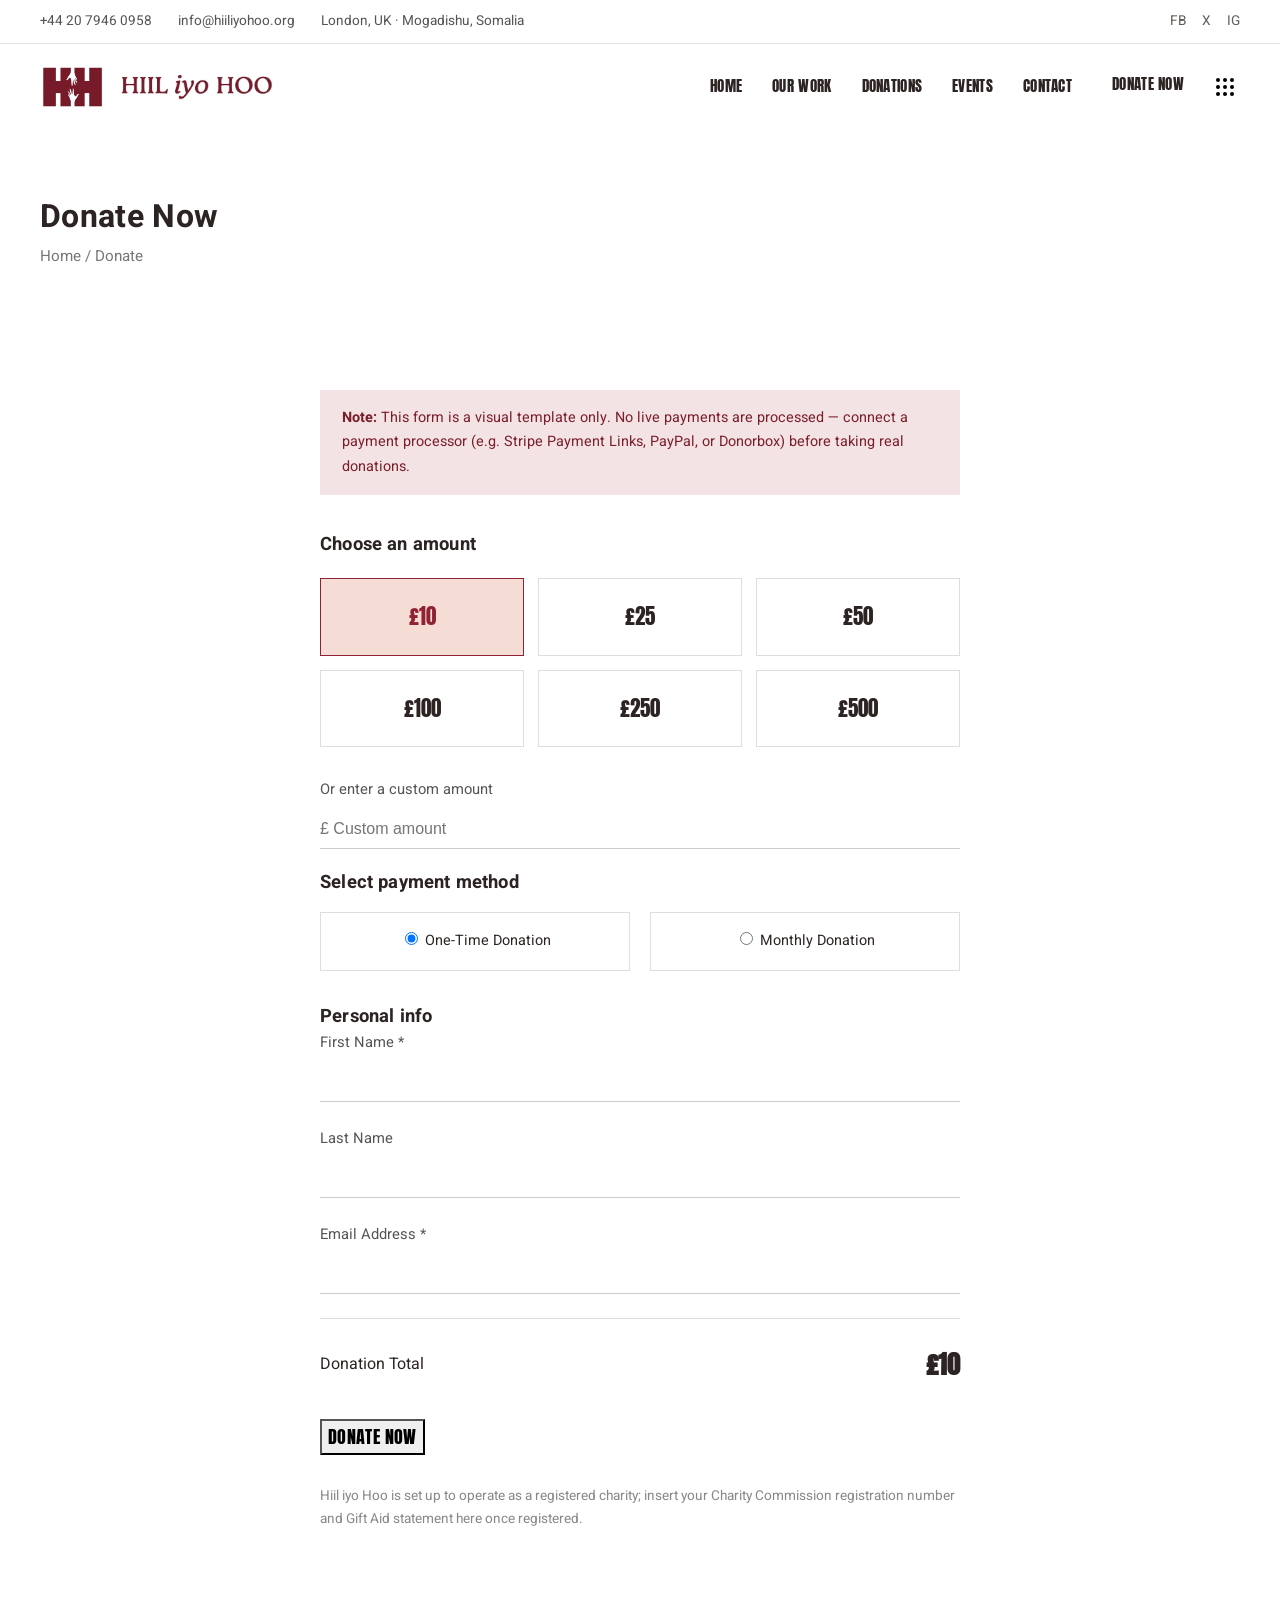
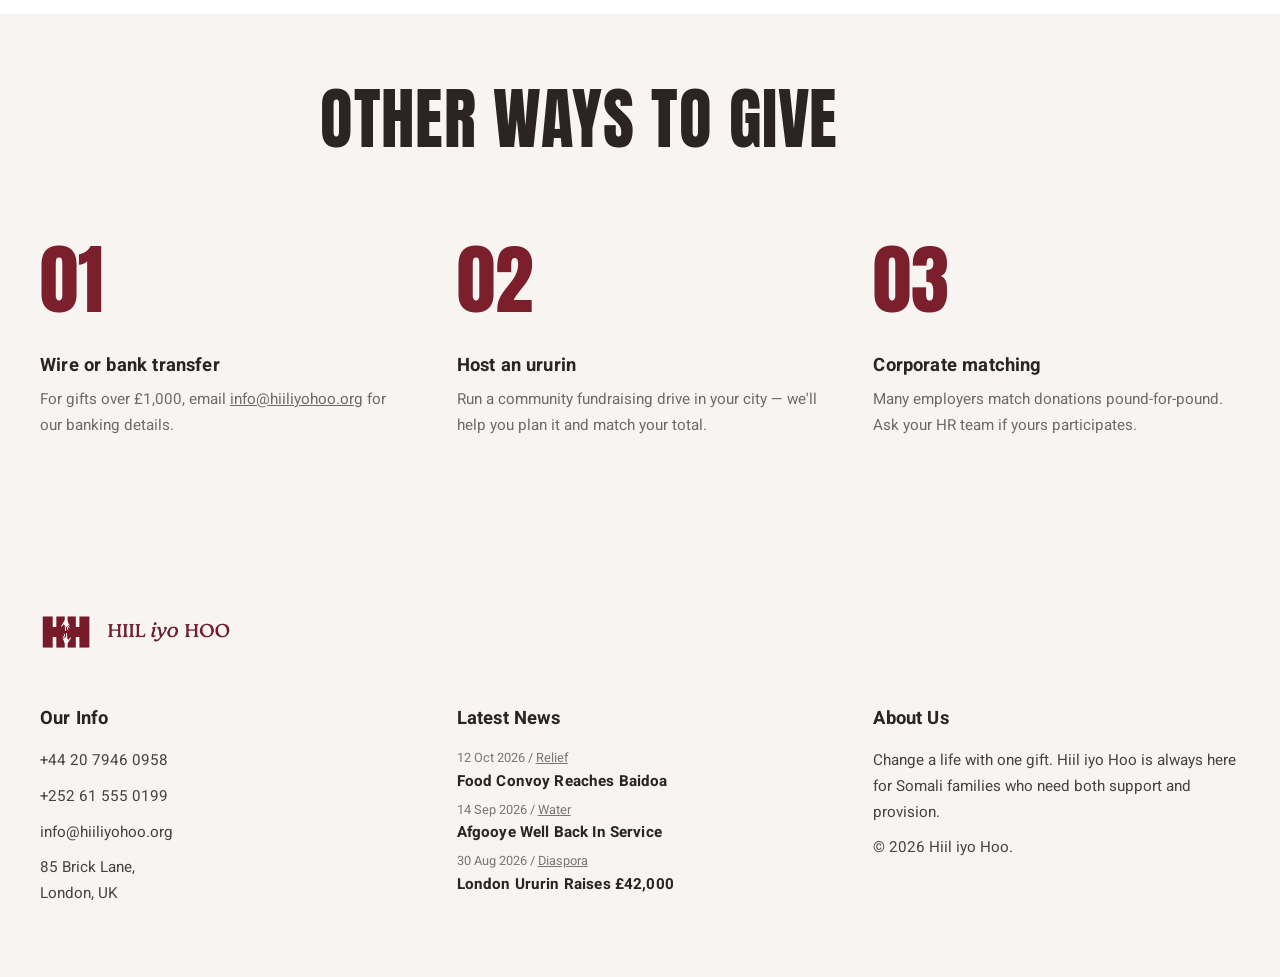
<file: donate.html>
<!DOCTYPE html>
<html lang="en">
<head>
<meta charset="UTF-8">
<meta name="viewport" content="width=device-width, initial-scale=1.0">
<title>Donate Now — Hiil iyo Hoo</title>
<meta name="description" content="Make a one-time or monthly donation to Hiil iyo Hoo and help fund relief, water, health, education, and livelihood programmes for Somali families in need.">
<link rel="icon" href="assets/img/favicon.ico" sizes="any">
<link rel="icon" href="assets/img/favicon-32.png" type="image/png" sizes="32x32">
<link rel="icon" href="assets/img/favicon-16.png" type="image/png" sizes="16x16">
<link rel="apple-touch-icon" href="assets/img/apple-touch-icon.png">
<link rel="preconnect" href="https://fonts.googleapis.com">
<link rel="preconnect" href="https://fonts.gstatic.com" crossorigin>
<link href="https://fonts.googleapis.com/css2?family=Anton&family=Heebo:wght@300;400;500;600;700&family=Reenie+Beanie&display=swap" rel="stylesheet">
<link rel="stylesheet" href="assets/css/style.css">
</head>
<body>

<div class="topbar">
  <div class="container">
    <div class="topbar-contacts">
      <a href="tel:+442079460958">+44 20 7946 0958</a>
      <a href="mailto:info@hiiliyohoo.org">info@hiiliyohoo.org</a>
      <span>London, UK · Mogadishu, Somalia</span>
    </div>
    <div class="topbar-social">
      <a href="#" aria-label="Facebook">FB</a>
      <a href="#" aria-label="Twitter / X">X</a>
      <a href="#" aria-label="Instagram">IG</a>
    </div>
  </div>
</div>

<header class="site-header">
  <div class="container">
    <a href="index.html" class="logo">
          <img class="logo-mark" src="assets/img/logo-mark.png" alt="" aria-hidden="true">
          <img class="logo-text" src="assets/img/logo-text.png" alt="Hiil iyo Hoo">
        </a>
    <nav class="main-nav">
      <ul>
        <li><a href="index.html">Home</a></li>
        <li><a href="about.html">Our Work</a></li>
        <li><a href="programs.html">Donations</a></li>
        <li><a href="events.html">Events</a></li>
        <li><a href="contact.html">Contact</a></li>
      </ul>
      <div class="header-icons">
        <a href="donate.html" class="txt-link">Donate Now</a>
        <button class="icon-dots" data-offcanvas-open aria-label="Open menu"><span></span><span></span><span></span><span></span><span></span><span></span><span></span><span></span><span></span></button>
      </div>
    </nav>
    <button class="nav-toggle" aria-label="Toggle menu"><span></span><span></span><span></span></button>
  </div>
</header>

<div class="page-header-simple">
  <div class="container">
    <h1>Donate Now</h1>
    <div class="breadcrumb"><a href="index.html">Home</a> / Donate</div>
  </div>
</div>

<section class="section--tight">
  <div class="container">
    <div class="donate-wrap">

      <div class="donate-notice">
        <strong>Note:</strong> This form is a visual template only. No live payments are processed — connect a payment processor (e.g. Stripe Payment Links, PayPal, or Donorbox) before taking real donations.
      </div>

      <h3>Choose an amount</h3>
      <div class="amount-row">
        <div class="amount-chip selected" data-amount="10">£10</div>
        <div class="amount-chip" data-amount="25">£25</div>
        <div class="amount-chip" data-amount="50">£50</div>
        <div class="amount-chip" data-amount="100">£100</div>
        <div class="amount-chip" data-amount="250">£250</div>
        <div class="amount-chip" data-amount="500">£500</div>
      </div>
      <div class="donate-field">
        <label for="custom-amount">Or enter a custom amount</label>
        <input type="number" id="custom-amount" data-custom-amount placeholder="£ Custom amount" min="1">
      </div>

      <h3>Select payment method</h3>
      <div class="payment-row">
        <label><input type="radio" name="method" checked> One-Time Donation</label>
        <label><input type="radio" name="method"> Monthly Donation</label>
      </div>

      <h3>Personal info</h3>
      <div class="donate-field"><label for="fname">First Name *</label><input id="fname" type="text" required></div>
      <div class="donate-field"><label for="lname">Last Name</label><input id="lname" type="text"></div>
      <div class="donate-field"><label for="demail">Email Address *</label><input id="demail" type="email" required></div>

      <div class="donate-total-row">
        <span>Donation Total</span>
        <strong data-donate-total>£10</strong>
      </div>

      <button type="button" class="txt-link txt-link--lg">Donate Now</button>
      <p style="font-size:0.85rem;color:#888;margin-top:30px;">Hiil iyo Hoo is set up to operate as a registered charity; insert your Charity Commission registration number and Gift Aid statement here once registered.</p>
    </div>
  </div>
</section>

<section class="section--tight section--soft">
  <div class="container">
    <div class="section-head">
      <h2 style="font-size:clamp(2.4rem,5.5vw,4.2rem);">Other ways to give</h2>
    </div>
    <div class="numbered-grid">
      <div class="numbered-item">
        <div class="n">01</div>
        <h5>Wire or bank transfer</h5>
        <p>For gifts over £1,000, email <a href="mailto:info@hiiliyohoo.org" style="text-decoration:underline;">info@hiiliyohoo.org</a> for our banking details.</p>
      </div>
      <div class="numbered-item">
        <div class="n">02</div>
        <h5>Host an ururin</h5>
        <p>Run a community fundraising drive in your city — we'll help you plan it and match your total.</p>
      </div>
      <div class="numbered-item">
        <div class="n">03</div>
        <h5>Corporate matching</h5>
        <p>Many employers match donations pound-for-pound. Ask your HR team if yours participates.</p>
      </div>
    </div>
  </div>
</section>

<footer class="site-footer">
  <div class="container">
    <div class="footer-logo">
      <img class="logo-mark" src="assets/img/logo-mark.png" alt="" aria-hidden="true">
      <img class="logo-text" src="assets/img/logo-text.png" alt="Hiil iyo Hoo">
    </div>
    <div class="footer-top">
      <div class="footer-col">
        <h4>Our Info</h4>
        <div><a href="tel:+442079460958">+44 20 7946 0958</a></div>
        <div><a href="tel:+252615550199">+252 61 555 0199</a></div>
        <div><a href="mailto:info@hiiliyohoo.org">info@hiiliyohoo.org</a></div>
        <div>85 Brick Lane,<br>London, UK</div>
      </div>
      <div class="footer-col">
        <h4>Latest News</h4>
        <div class="footer-news-item"><div class="meta">12 Oct 2026 / <a href="programs.html">Relief</a></div><h6>Food Convoy Reaches Baidoa</h6></div>
        <div class="footer-news-item"><div class="meta">14 Sep 2026 / <a href="programs.html">Water</a></div><h6>Afgooye Well Back In Service</h6></div>
        <div class="footer-news-item"><div class="meta">30 Aug 2026 / <a href="programs.html">Diaspora</a></div><h6>London Ururin Raises £42,000</h6></div>
      </div>
      <div class="footer-col">
        <h4>About Us</h4>
        <p>Change a life with one gift. Hiil iyo Hoo is always here for Somali families who need both support and provision.</p>
        <p>© 2026 Hiil iyo Hoo.</p>
      </div>
    </div>
  </div>
</footer>

<div class="offcanvas-overlay" data-offcanvas-close></div>
<aside class="offcanvas-panel">
  <button class="offcanvas-close" data-offcanvas-close>&#10005; Close</button>
  <h3>Hello!</h3>
  <p>Hiil iyo Hoo stands beside Somali families with both solidarity and material aid, at home and across the diaspora.</p>
  <h4>Our Info</h4>
  <p>+44 20 7946 0958<br>info@hiiliyohoo.org<br>London, UK</p>
  <h4>Follow Us</h4>
  <div class="offcanvas-social">
    <a href="#" class="txt-link">FB</a><a href="#" class="txt-link">X</a><a href="#" class="txt-link">IG</a>
  </div>
</aside>

<script src="assets/js/main.js"></script>
</body>
</html>
</file>
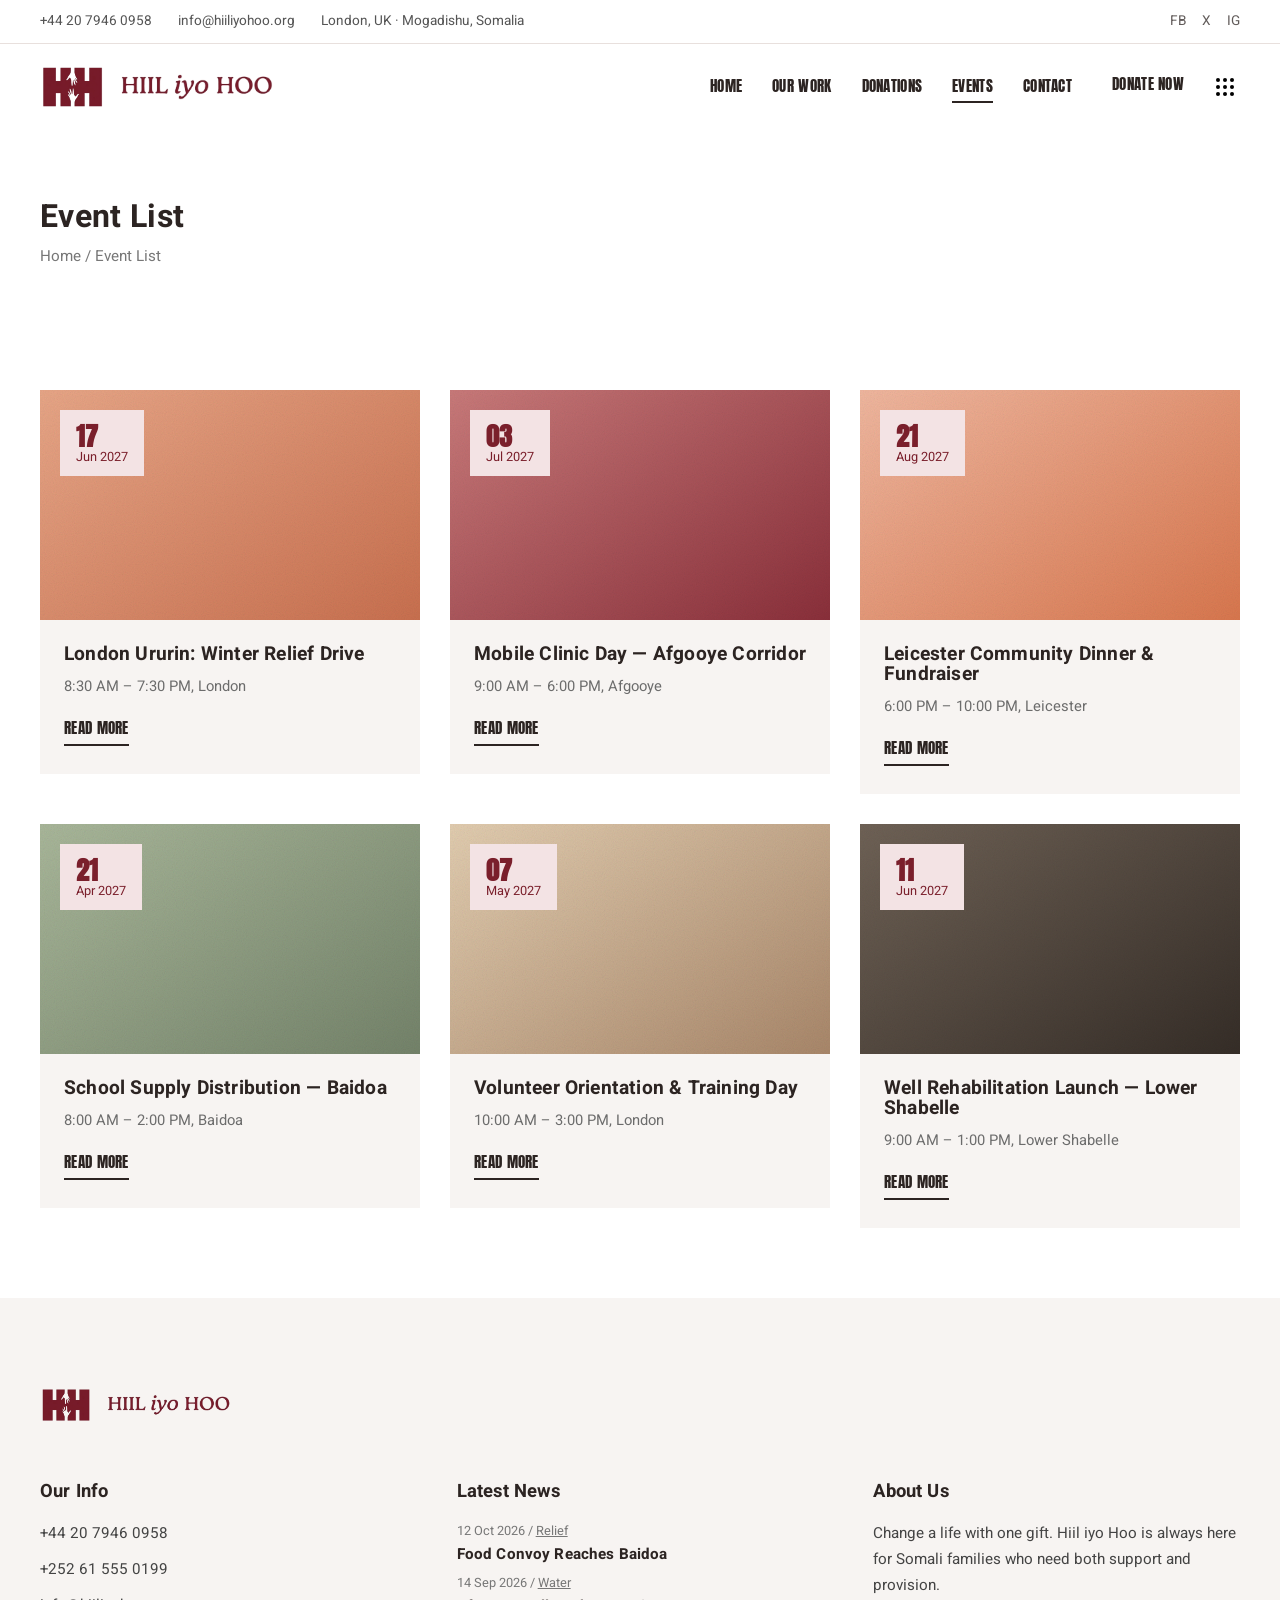
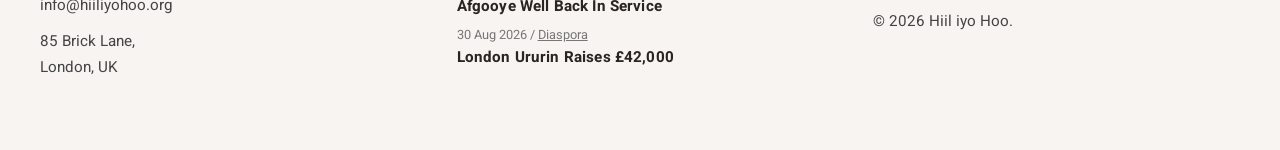
<file: events.html>
<!DOCTYPE html>
<html lang="en">
<head>
<meta charset="UTF-8">
<meta name="viewport" content="width=device-width, initial-scale=1.0">
<title>Event List — Hiil iyo Hoo</title>
<meta name="description" content="Upcoming fundraising drives, relief distributions, and community events hosted by Hiil iyo Hoo in Somalia and the diaspora.">
<link rel="icon" href="assets/img/favicon.ico" sizes="any">
<link rel="icon" href="assets/img/favicon-32.png" type="image/png" sizes="32x32">
<link rel="icon" href="assets/img/favicon-16.png" type="image/png" sizes="16x16">
<link rel="apple-touch-icon" href="assets/img/apple-touch-icon.png">
<link rel="preconnect" href="https://fonts.googleapis.com">
<link rel="preconnect" href="https://fonts.gstatic.com" crossorigin>
<link href="https://fonts.googleapis.com/css2?family=Anton&family=Heebo:wght@300;400;500;600;700&family=Reenie+Beanie&display=swap" rel="stylesheet">
<link rel="stylesheet" href="assets/css/style.css">
</head>
<body>

<div class="topbar">
  <div class="container">
    <div class="topbar-contacts">
      <a href="tel:+442079460958">+44 20 7946 0958</a>
      <a href="mailto:info@hiiliyohoo.org">info@hiiliyohoo.org</a>
      <span>London, UK · Mogadishu, Somalia</span>
    </div>
    <div class="topbar-social">
      <a href="#" aria-label="Facebook">FB</a>
      <a href="#" aria-label="Twitter / X">X</a>
      <a href="#" aria-label="Instagram">IG</a>
    </div>
  </div>
</div>

<header class="site-header">
  <div class="container">
    <a href="index.html" class="logo">
          <img class="logo-mark" src="assets/img/logo-mark.png" alt="" aria-hidden="true">
          <img class="logo-text" src="assets/img/logo-text.png" alt="Hiil iyo Hoo">
        </a>
    <nav class="main-nav">
      <ul>
        <li><a href="index.html">Home</a></li>
        <li><a href="about.html">Our Work</a></li>
        <li><a href="programs.html">Donations</a></li>
        <li><a href="events.html" class="active">Events</a></li>
        <li><a href="contact.html">Contact</a></li>
      </ul>
      <div class="header-icons">
        <a href="donate.html" class="txt-link">Donate Now</a>
        <button class="icon-dots" data-offcanvas-open aria-label="Open menu"><span></span><span></span><span></span><span></span><span></span><span></span><span></span><span></span><span></span></button>
      </div>
    </nav>
    <button class="nav-toggle" aria-label="Toggle menu"><span></span><span></span><span></span></button>
  </div>
</header>

<div class="page-header-simple">
  <div class="container">
    <h1>Event List</h1>
    <div class="breadcrumb"><a href="index.html">Home</a> / Event List</div>
  </div>
</div>

<section class="section--tight">
  <div class="container">
    <div class="event-grid">
      <article class="event-card">
        <div class="event-media photo-tex ph-a">
          <div class="event-date-badge"><strong>17</strong><span>Jun 2027</span></div>
        </div>
        <div class="event-body">
          <h4>London Ururin: Winter Relief Drive</h4>
          <div class="meta">8:30 AM – 7:30 PM, London</div>
          <a href="contact.html" class="txt-link">Read More</a>
        </div>
      </article>
      <article class="event-card">
        <div class="event-media photo-tex ph-g">
          <div class="event-date-badge"><strong>03</strong><span>Jul 2027</span></div>
        </div>
        <div class="event-body">
          <h4>Mobile Clinic Day — Afgooye Corridor</h4>
          <div class="meta">9:00 AM – 6:00 PM, Afgooye</div>
          <a href="contact.html" class="txt-link">Read More</a>
        </div>
      </article>
      <article class="event-card">
        <div class="event-media photo-tex ph-e">
          <div class="event-date-badge"><strong>21</strong><span>Aug 2027</span></div>
        </div>
        <div class="event-body">
          <h4>Leicester Community Dinner &amp; Fundraiser</h4>
          <div class="meta">6:00 PM – 10:00 PM, Leicester</div>
          <a href="contact.html" class="txt-link">Read More</a>
        </div>
      </article>
      <article class="event-card">
        <div class="event-media photo-tex ph-f">
          <div class="event-date-badge"><strong>21</strong><span>Apr 2027</span></div>
        </div>
        <div class="event-body">
          <h4>School Supply Distribution — Baidoa</h4>
          <div class="meta">8:00 AM – 2:00 PM, Baidoa</div>
          <a href="contact.html" class="txt-link">Read More</a>
        </div>
      </article>
      <article class="event-card">
        <div class="event-media photo-tex ph-h">
          <div class="event-date-badge"><strong>07</strong><span>May 2027</span></div>
        </div>
        <div class="event-body">
          <h4>Volunteer Orientation &amp; Training Day</h4>
          <div class="meta">10:00 AM – 3:00 PM, London</div>
          <a href="contact.html" class="txt-link">Read More</a>
        </div>
      </article>
      <article class="event-card">
        <div class="event-media photo-tex ph-d">
          <div class="event-date-badge"><strong>11</strong><span>Jun 2027</span></div>
        </div>
        <div class="event-body">
          <h4>Well Rehabilitation Launch — Lower Shabelle</h4>
          <div class="meta">9:00 AM – 1:00 PM, Lower Shabelle</div>
          <a href="contact.html" class="txt-link">Read More</a>
        </div>
      </article>
    </div>
  </div>
</section>

<footer class="site-footer">
  <div class="container">
    <div class="footer-logo">
      <img class="logo-mark" src="assets/img/logo-mark.png" alt="" aria-hidden="true">
      <img class="logo-text" src="assets/img/logo-text.png" alt="Hiil iyo Hoo">
    </div>
    <div class="footer-top">
      <div class="footer-col">
        <h4>Our Info</h4>
        <div><a href="tel:+442079460958">+44 20 7946 0958</a></div>
        <div><a href="tel:+252615550199">+252 61 555 0199</a></div>
        <div><a href="mailto:info@hiiliyohoo.org">info@hiiliyohoo.org</a></div>
        <div>85 Brick Lane,<br>London, UK</div>
      </div>
      <div class="footer-col">
        <h4>Latest News</h4>
        <div class="footer-news-item"><div class="meta">12 Oct 2026 / <a href="programs.html">Relief</a></div><h6>Food Convoy Reaches Baidoa</h6></div>
        <div class="footer-news-item"><div class="meta">14 Sep 2026 / <a href="programs.html">Water</a></div><h6>Afgooye Well Back In Service</h6></div>
        <div class="footer-news-item"><div class="meta">30 Aug 2026 / <a href="programs.html">Diaspora</a></div><h6>London Ururin Raises £42,000</h6></div>
      </div>
      <div class="footer-col">
        <h4>About Us</h4>
        <p>Change a life with one gift. Hiil iyo Hoo is always here for Somali families who need both support and provision.</p>
        <p>© 2026 Hiil iyo Hoo.</p>
      </div>
    </div>
  </div>
</footer>

<div class="offcanvas-overlay" data-offcanvas-close></div>
<aside class="offcanvas-panel">
  <button class="offcanvas-close" data-offcanvas-close>&#10005; Close</button>
  <h3>Hello!</h3>
  <p>Hiil iyo Hoo stands beside Somali families with both solidarity and material aid, at home and across the diaspora.</p>
  <h4>Our Info</h4>
  <p>+44 20 7946 0958<br>info@hiiliyohoo.org<br>London, UK</p>
  <h4>Follow Us</h4>
  <div class="offcanvas-social">
    <a href="#" class="txt-link">FB</a><a href="#" class="txt-link">X</a><a href="#" class="txt-link">IG</a>
  </div>
</aside>

<script src="assets/js/main.js"></script>
</body>
</html>
</file>
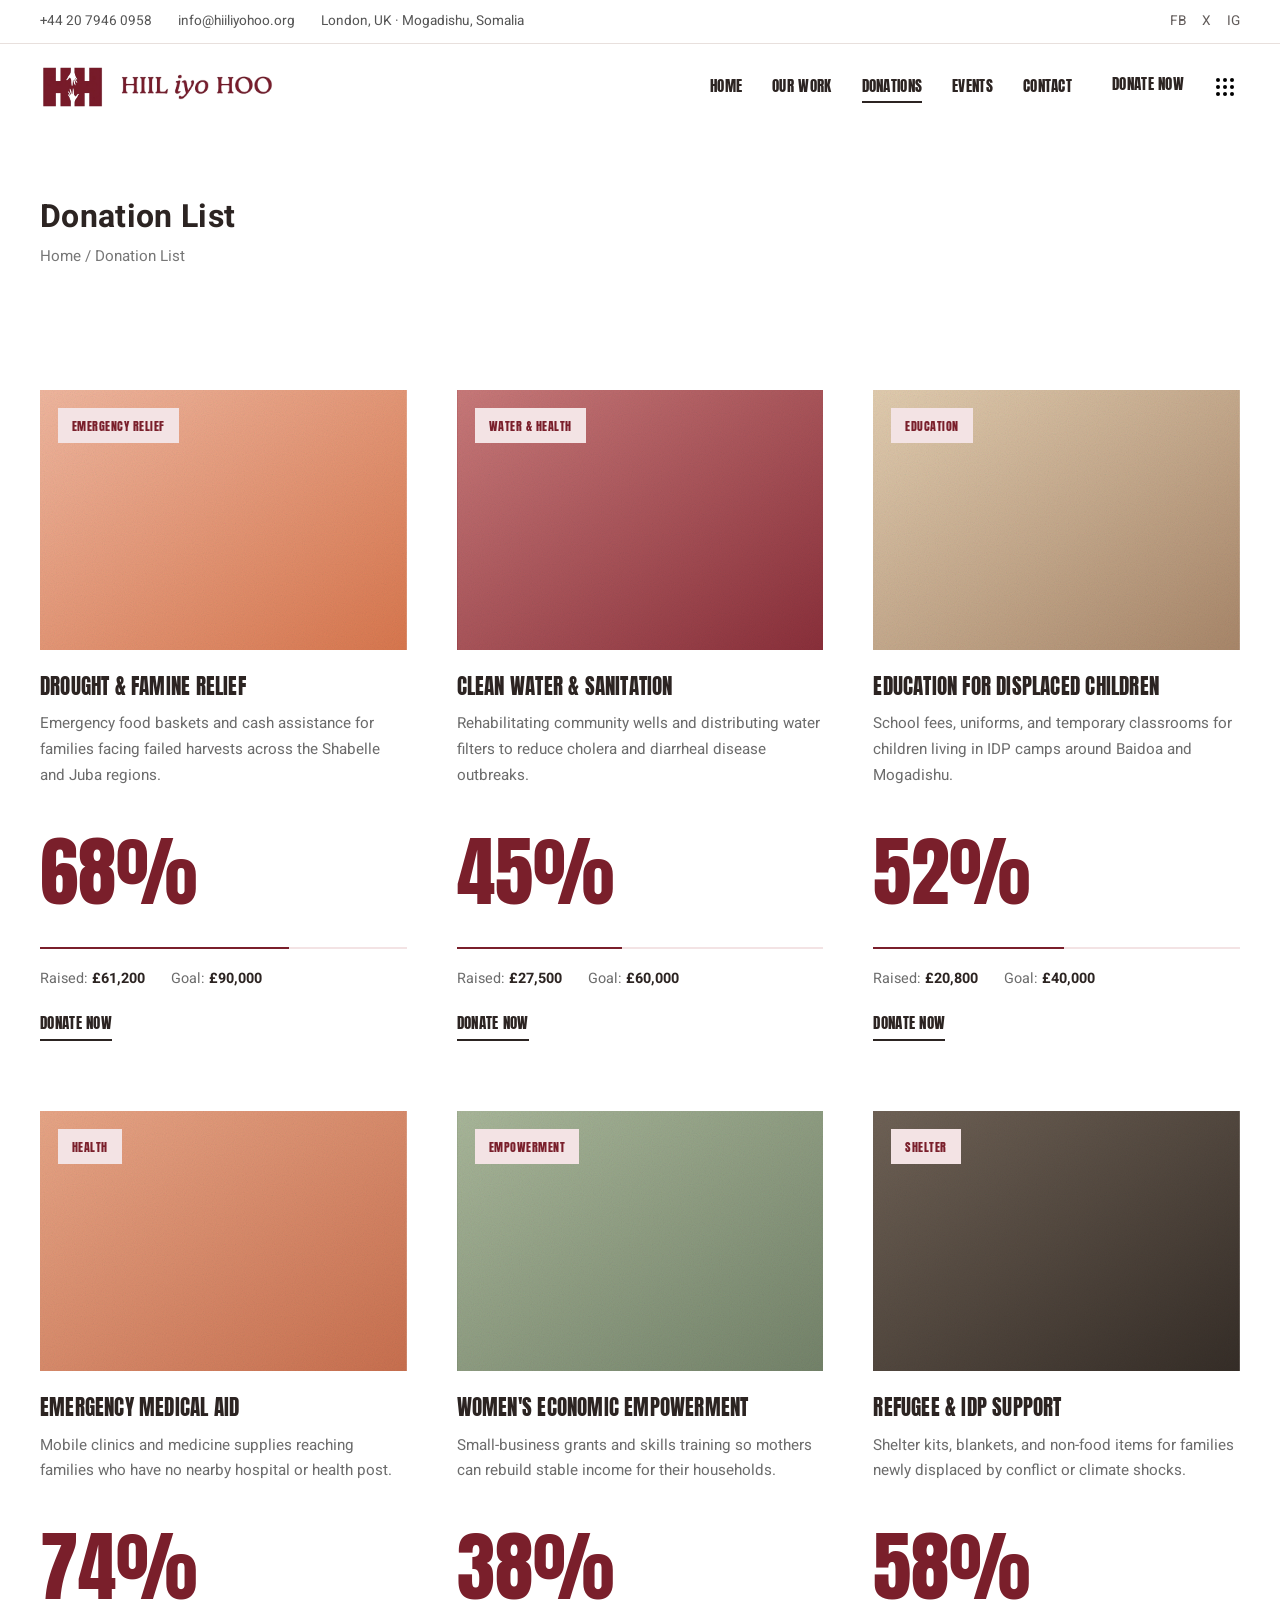
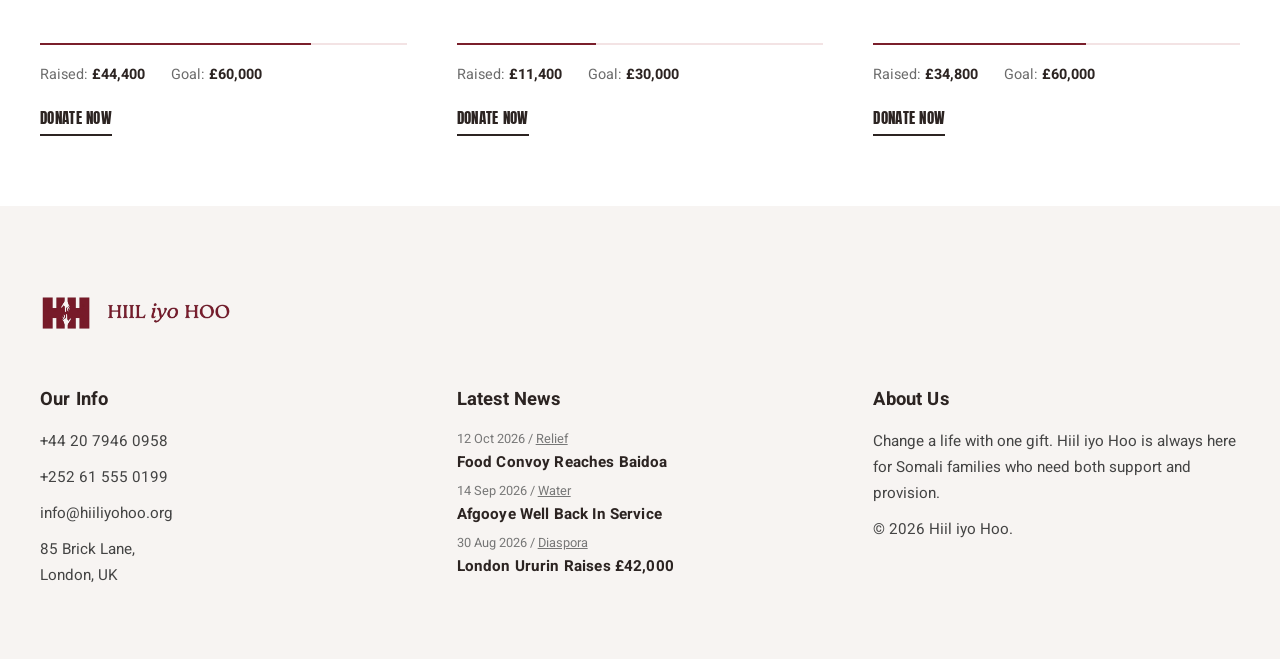
<file: programs.html>
<!DOCTYPE html>
<html lang="en">
<head>
<meta charset="UTF-8">
<meta name="viewport" content="width=device-width, initial-scale=1.0">
<title>Donation List — Hiil iyo Hoo</title>
<meta name="description" content="Browse the active relief, water, health, education, and livelihood programmes run by Hiil iyo Hoo, and choose a cause to support.">
<link rel="icon" href="assets/img/favicon.ico" sizes="any">
<link rel="icon" href="assets/img/favicon-32.png" type="image/png" sizes="32x32">
<link rel="icon" href="assets/img/favicon-16.png" type="image/png" sizes="16x16">
<link rel="apple-touch-icon" href="assets/img/apple-touch-icon.png">
<link rel="preconnect" href="https://fonts.googleapis.com">
<link rel="preconnect" href="https://fonts.gstatic.com" crossorigin>
<link href="https://fonts.googleapis.com/css2?family=Anton&family=Heebo:wght@300;400;500;600;700&family=Reenie+Beanie&display=swap" rel="stylesheet">
<link rel="stylesheet" href="assets/css/style.css">
</head>
<body>

<div class="topbar">
  <div class="container">
    <div class="topbar-contacts">
      <a href="tel:+442079460958">+44 20 7946 0958</a>
      <a href="mailto:info@hiiliyohoo.org">info@hiiliyohoo.org</a>
      <span>London, UK · Mogadishu, Somalia</span>
    </div>
    <div class="topbar-social">
      <a href="#" aria-label="Facebook">FB</a>
      <a href="#" aria-label="Twitter / X">X</a>
      <a href="#" aria-label="Instagram">IG</a>
    </div>
  </div>
</div>

<header class="site-header">
  <div class="container">
    <a href="index.html" class="logo">
          <img class="logo-mark" src="assets/img/logo-mark.png" alt="" aria-hidden="true">
          <img class="logo-text" src="assets/img/logo-text.png" alt="Hiil iyo Hoo">
        </a>
    <nav class="main-nav">
      <ul>
        <li><a href="index.html">Home</a></li>
        <li><a href="about.html">Our Work</a></li>
        <li><a href="programs.html" class="active">Donations</a></li>
        <li><a href="events.html">Events</a></li>
        <li><a href="contact.html">Contact</a></li>
      </ul>
      <div class="header-icons">
        <a href="donate.html" class="txt-link">Donate Now</a>
        <button class="icon-dots" data-offcanvas-open aria-label="Open menu"><span></span><span></span><span></span><span></span><span></span><span></span><span></span><span></span><span></span></button>
      </div>
    </nav>
    <button class="nav-toggle" aria-label="Toggle menu"><span></span><span></span><span></span></button>
  </div>
</header>

<div class="page-header-simple">
  <div class="container">
    <h1>Donation List</h1>
    <div class="breadcrumb"><a href="index.html">Home</a> / Donation List</div>
  </div>
</div>

<section class="section--tight">
  <div class="container">
    <div class="causes-grid" style="row-gap:70px;">
      <article class="cause-card">
        <div class="cause-media photo-tex ph-e"><span class="cause-pill">Emergency Relief</span></div>
        <h5>Drought &amp; Famine Relief</h5>
        <p>Emergency food baskets and cash assistance for families facing failed harvests across the Shabelle and Juba regions.</p>
        <div class="cause-pct">68%</div>
        <div class="cause-bar"><span style="width:68%"></span></div>
        <div class="cause-meta"><span>Raised: <strong>£61,200</strong></span><span>Goal: <strong>£90,000</strong></span></div>
        <a href="donate.html" class="txt-link">Donate Now</a>
      </article>
      <article class="cause-card">
        <div class="cause-media photo-tex ph-g"><span class="cause-pill">Water &amp; Health</span></div>
        <h5>Clean Water &amp; Sanitation</h5>
        <p>Rehabilitating community wells and distributing water filters to reduce cholera and diarrheal disease outbreaks.</p>
        <div class="cause-pct">45%</div>
        <div class="cause-bar"><span style="width:45%"></span></div>
        <div class="cause-meta"><span>Raised: <strong>£27,500</strong></span><span>Goal: <strong>£60,000</strong></span></div>
        <a href="donate.html" class="txt-link">Donate Now</a>
      </article>
      <article class="cause-card">
        <div class="cause-media photo-tex ph-h"><span class="cause-pill">Education</span></div>
        <h5>Education for Displaced Children</h5>
        <p>School fees, uniforms, and temporary classrooms for children living in IDP camps around Baidoa and Mogadishu.</p>
        <div class="cause-pct">52%</div>
        <div class="cause-bar"><span style="width:52%"></span></div>
        <div class="cause-meta"><span>Raised: <strong>£20,800</strong></span><span>Goal: <strong>£40,000</strong></span></div>
        <a href="donate.html" class="txt-link">Donate Now</a>
      </article>
      <article class="cause-card">
        <div class="cause-media photo-tex ph-a"><span class="cause-pill">Health</span></div>
        <h5>Emergency Medical Aid</h5>
        <p>Mobile clinics and medicine supplies reaching families who have no nearby hospital or health post.</p>
        <div class="cause-pct">74%</div>
        <div class="cause-bar"><span style="width:74%"></span></div>
        <div class="cause-meta"><span>Raised: <strong>£44,400</strong></span><span>Goal: <strong>£60,000</strong></span></div>
        <a href="donate.html" class="txt-link">Donate Now</a>
      </article>
      <article class="cause-card">
        <div class="cause-media photo-tex ph-f"><span class="cause-pill">Empowerment</span></div>
        <h5>Women's Economic Empowerment</h5>
        <p>Small-business grants and skills training so mothers can rebuild stable income for their households.</p>
        <div class="cause-pct">38%</div>
        <div class="cause-bar"><span style="width:38%"></span></div>
        <div class="cause-meta"><span>Raised: <strong>£11,400</strong></span><span>Goal: <strong>£30,000</strong></span></div>
        <a href="donate.html" class="txt-link">Donate Now</a>
      </article>
      <article class="cause-card">
        <div class="cause-media photo-tex ph-d"><span class="cause-pill">Shelter</span></div>
        <h5>Refugee &amp; IDP Support</h5>
        <p>Shelter kits, blankets, and non-food items for families newly displaced by conflict or climate shocks.</p>
        <div class="cause-pct">58%</div>
        <div class="cause-bar"><span style="width:58%"></span></div>
        <div class="cause-meta"><span>Raised: <strong>£34,800</strong></span><span>Goal: <strong>£60,000</strong></span></div>
        <a href="donate.html" class="txt-link">Donate Now</a>
      </article>
    </div>
  </div>
</section>

<footer class="site-footer">
  <div class="container">
    <div class="footer-logo">
      <img class="logo-mark" src="assets/img/logo-mark.png" alt="" aria-hidden="true">
      <img class="logo-text" src="assets/img/logo-text.png" alt="Hiil iyo Hoo">
    </div>
    <div class="footer-top">
      <div class="footer-col">
        <h4>Our Info</h4>
        <div><a href="tel:+442079460958">+44 20 7946 0958</a></div>
        <div><a href="tel:+252615550199">+252 61 555 0199</a></div>
        <div><a href="mailto:info@hiiliyohoo.org">info@hiiliyohoo.org</a></div>
        <div>85 Brick Lane,<br>London, UK</div>
      </div>
      <div class="footer-col">
        <h4>Latest News</h4>
        <div class="footer-news-item"><div class="meta">12 Oct 2026 / <a href="programs.html">Relief</a></div><h6>Food Convoy Reaches Baidoa</h6></div>
        <div class="footer-news-item"><div class="meta">14 Sep 2026 / <a href="programs.html">Water</a></div><h6>Afgooye Well Back In Service</h6></div>
        <div class="footer-news-item"><div class="meta">30 Aug 2026 / <a href="programs.html">Diaspora</a></div><h6>London Ururin Raises £42,000</h6></div>
      </div>
      <div class="footer-col">
        <h4>About Us</h4>
        <p>Change a life with one gift. Hiil iyo Hoo is always here for Somali families who need both support and provision.</p>
        <p>© 2026 Hiil iyo Hoo.</p>
      </div>
    </div>
  </div>
</footer>

<div class="offcanvas-overlay" data-offcanvas-close></div>
<aside class="offcanvas-panel">
  <button class="offcanvas-close" data-offcanvas-close>&#10005; Close</button>
  <h3>Hello!</h3>
  <p>Hiil iyo Hoo stands beside Somali families with both solidarity and material aid, at home and across the diaspora.</p>
  <h4>Our Info</h4>
  <p>+44 20 7946 0958<br>info@hiiliyohoo.org<br>London, UK</p>
  <h4>Follow Us</h4>
  <div class="offcanvas-social">
    <a href="#" class="txt-link">FB</a><a href="#" class="txt-link">X</a><a href="#" class="txt-link">IG</a>
  </div>
</aside>

<script src="assets/js/main.js"></script>
</body>
</html>
</file>
<file: assets/css/style.css>
/* ==========================================================================
   Hiil iyo Hoo — stylesheet
   Structural/visual system modeled on the DoGood charity theme demo
   (dogood.qodeinteractive.com): Anton display type, Heebo body type,
   flat underline buttons, no card shadows. Accent duo retuned from
   DoGood's lavender+coral into the logo's maroon+terracotta-rose family
   (--lavender/--coral custom-property names kept as-is to avoid touching
   every rule that references them; only their values shifted).
   ========================================================================== */

:root {
  --ink: #2c2422;
  --white: #ffffff;
  --soft: #f7f4f2;
  --soft-line: #e8e0dd;
  --lavender: #7a1f2b;
  --lavender-soft: #f3e3e4;
  --coral: #c2564a;
  --coral-strong: #8f2233;
  --coral-soft: #f5dcd4;
  --coral-mid: #d98a7a;
  --icon-gray: #cfc3c1;

  --font-display: "Anton", "Arial Narrow", sans-serif;
  --font-body: "Heebo", -apple-system, BlinkMacSystemFont, "Segoe UI", sans-serif;
  --font-script: "Reenie Beanie", cursive;

  --container: 1360px;
}

* { box-sizing: border-box; }
html { scroll-behavior: smooth; }
body {
  margin: 0;
  font-family: var(--font-body);
  color: var(--ink);
  background: var(--white);
  line-height: 1.7;
  -webkit-font-smoothing: antialiased;
}
img { max-width: 100%; display: block; }
a { color: inherit; text-decoration: none; }
ul { margin: 0; padding: 0; list-style: none; }
h1, h2, h3, h4, h5, h6 {
  font-family: var(--font-display);
  font-weight: 400;
  text-transform: uppercase;
  line-height: 1.05;
  letter-spacing: 0.01em;
  margin: 0;
  color: var(--ink);
}
p { margin: 0 0 1em; }
.container {
  width: 100%;
  max-width: var(--container);
  margin: 0 auto;
  padding: 0 40px;
}
.section { padding: 110px 0; }
.section--tight { padding: 70px 0; }
.section--soft { background: var(--soft); }
.section-head { max-width: 640px; margin: 0 auto 60px; }
.section-head p { color: #6c6c6c; }
.lavender-heading { color: var(--lavender); }

/* underline text buttons (the site has no pill buttons) */
.txt-link {
  display: inline-block;
  font-family: var(--font-display);
  text-transform: uppercase;
  font-size: 0.95rem;
  letter-spacing: 0.02em;
  border-bottom: 2px solid currentColor;
  padding-bottom: 3px;
  transition: opacity .2s ease, color .2s ease;
}
.txt-link:hover { opacity: 0.65; }
.txt-link--lg { font-size: 1.15rem; }
.txt-link--coral { color: var(--coral-strong); }
.txt-link--white { color: var(--white); }

/* ===== Topbar ===== */
.topbar { border-bottom: 1px solid var(--soft-line); font-size: 0.85rem; }
.topbar .container { display: flex; justify-content: space-between; align-items: center; padding: 10px 40px; flex-wrap: wrap; gap: 8px; }
.topbar-contacts { display: flex; gap: 26px; flex-wrap: wrap; color: #555; }
.topbar-contacts a:hover { color: var(--coral-strong); }
.topbar-social { display: flex; gap: 16px; }
.topbar-social a { color: var(--ink); opacity: 0.75; }
.topbar-social a:hover { opacity: 1; color: var(--coral-strong); }

/* ===== Header group: on a photo, topbar + header sit transparently on the
   image with no solid background, like the reference (the "white" look
   there is a light scrim + a 1px white divider line, not an opaque bar) ===== */
.header-group.on-photo {
  position: fixed; top: 0; left: 0; right: 0; z-index: 100;
  transition: background-color .25s ease, box-shadow .25s ease;
}
.header-group.on-photo .topbar { border-bottom: 1px solid rgba(255,255,255,0.3); transition: border-color .25s ease; }
.header-group.on-photo .topbar-contacts,
.header-group.on-photo .topbar-contacts a,
.header-group.on-photo .topbar-social a { color: var(--white); transition: color .25s ease; }
.header-group.on-photo .site-header { position: static; background: transparent; }
.header-group.on-photo .main-nav a,
.header-group.on-photo .logo,
.header-group.on-photo .header-icons a { color: var(--white); transition: color .25s ease; }
.header-group.on-photo .nav-toggle span { background: var(--white); transition: background-color .25s ease; }

/* Scrolled state: solid white bar, dark text, pinned at top */
.header-group.on-photo.is-scrolled {
  background: var(--white);
  box-shadow: 0 2px 14px rgba(0,0,0,0.08);
}
.header-group.on-photo.is-scrolled .topbar { border-bottom-color: var(--soft-line); }
.header-group.on-photo.is-scrolled .topbar-contacts,
.header-group.on-photo.is-scrolled .topbar-contacts a,
.header-group.on-photo.is-scrolled .topbar-social a { color: #555; }
.header-group.on-photo.is-scrolled .main-nav a,
.header-group.on-photo.is-scrolled .logo,
.header-group.on-photo.is-scrolled .header-icons a { color: var(--ink); }
.header-group.on-photo.is-scrolled .nav-toggle span { background: var(--ink); }

/* ===== Header ===== */
.site-header { position: sticky; top: 0; z-index: 60; background: var(--white); }
.site-header .container { display: flex; align-items: center; justify-content: space-between; padding: 22px 40px; gap: 24px; }
.logo { display: flex; align-items: center; gap: 14px; }
.logo-mark { height: 42px; width: auto; flex-shrink: 0; display: block; }
.logo-text { height: 30px; width: auto; flex-shrink: 0; display: block; }
/* On a photo, the raster logo (fixed maroon/white) is recolored to a flat
   white silhouette for legibility; once scrolled past the photo it reverts
   to its real maroon/cream colors on the solid white bar. */
.header-group.on-photo .logo-mark,
.header-group.on-photo .logo-text {
  filter: brightness(0) invert(1);
  transition: filter .25s ease;
}
.header-group.on-photo.is-scrolled .logo-mark,
.header-group.on-photo.is-scrolled .logo-text {
  filter: none;
}
.main-nav { display: flex; align-items: center; gap: 40px; }
.main-nav ul { display: flex; gap: 30px; }
.main-nav a {
  font-family: var(--font-display);
  text-transform: uppercase;
  font-size: 0.92rem;
  letter-spacing: 0.02em;
  padding-bottom: 4px;
  border-bottom: 2px solid transparent;
}
.main-nav a:hover, .main-nav a.active { border-color: currentColor; }
.header-icons { display: flex; align-items: center; gap: 26px; }
.header-icons a { display: flex; align-items: center; }
.icon-dots { display: grid; grid-template-columns: repeat(3, 4px); gap: 3px; cursor: pointer; background: none; border: none; padding: 6px; }
.icon-dots span { width: 4px; height: 4px; border-radius: 50%; background: currentColor; }
.nav-toggle { display: none; background: none; border: none; cursor: pointer; width: 30px; height: 22px; flex-direction: column; justify-content: space-between; }
.nav-toggle span { height: 2px; background: currentColor; display: block; }

/* ===== Hero (slider) ===== */
.hero-slider { position: relative; height: 92vh; min-height: 620px; overflow: hidden; }
.hero-slide {
  position: absolute; inset: 0;
  display: flex; align-items: center; justify-content: center;
  opacity: 0; visibility: hidden;
  transition: opacity 1s ease;
}
.hero-slide.is-active { opacity: 1; visibility: visible; }
.hero-slide .photo-tex { position: absolute; inset: 0; }
.hero-slide .photo-tex::after { content: ""; position: absolute; inset: 0; background: rgba(0,0,0,0.18); }
.hero-logo-content { position: relative; text-align: center; color: var(--white); }
.hero-mark { width: 150px; height: 150px; margin: 0 auto 10px; }
.hero-script { font-family: var(--font-script); font-size: 2.6rem; color: var(--white); }
.hero-tabs { position: absolute; right: 0; top: 50%; transform: translateY(-50%); display: flex; flex-direction: column; z-index: 5; }
.hero-tabs button {
  writing-mode: vertical-rl;
  background: var(--lavender-soft);
  color: var(--ink);
  border: none;
  font-family: var(--font-display);
  text-transform: uppercase;
  letter-spacing: 0.08em;
  font-size: 0.8rem;
  padding: 18px 10px;
  cursor: pointer;
}
.hero-tabs button + button { background: var(--lavender); color: var(--white); }
.hero-caption {
  position: relative; text-align: center; color: var(--white);
  max-width: 680px; padding: 0 24px;
}
.hero-caption h1 { color: var(--white); font-size: clamp(2.6rem, 5.5vw, 4.6rem); margin-bottom: 18px; }
.hero-caption .hero-actions { display: flex; gap: 26px; justify-content: center; margin-top: 10px; flex-wrap: wrap; }

/* ===== Marquee ===== */
.marquee-band {
  background: linear-gradient(100deg, var(--coral) 0%, var(--coral-soft) 100%);
  overflow: hidden;
  white-space: nowrap;
  padding: 30px 0;
}
.marquee-band a { display: block; }
.marquee-track { display: inline-flex; align-items: center; animation: marquee 22s linear infinite; }
.marquee-track span {
  display: inline-flex; align-items: center; gap: 18px;
  font-family: var(--font-display);
  font-size: clamp(3rem, 11vw, 7.5rem);
  color: var(--coral-strong);
  text-transform: uppercase;
  padding: 0 34px;
}
.marquee-track svg { width: 0.7em; height: 0.7em; flex-shrink: 0; }
@keyframes marquee { from { transform: translateX(0); } to { transform: translateX(-50%); } }

/* ===== Content slider ===== */
.content-slider { position: relative; }
.cs-slide { display: none; }
.cs-slide.is-active { display: grid; grid-template-columns: 1fr 1fr; gap: 0; align-items: stretch; }
.cs-photo { position: relative; min-height: 420px; }
.cs-dots { position: absolute; left: 30px; bottom: 26px; display: flex; gap: 18px; z-index: 2; }
.cs-dots button {
  background: none; border: none; cursor: pointer;
  font-family: var(--font-display); color: rgba(255,255,255,0.65); font-size: 0.95rem;
  padding-bottom: 4px; border-bottom: 2px solid transparent;
}
.cs-dots button.is-active { color: var(--white); border-color: var(--white); }
.cs-text { background: var(--white); padding: 64px 70px; display: flex; flex-direction: column; justify-content: center; }
.cs-text h2 { font-size: clamp(2.2rem, 4.5vw, 3.8rem); margin-bottom: 20px; }
.cs-text p { color: #6c6c6c; max-width: 480px; }
.cs-counters { display: flex; gap: 60px; margin-top: 20px; }
.cs-counters div strong { display: block; font-family: var(--font-display); font-size: 2.2rem; color: var(--ink); }
.cs-counters div span { font-size: 0.88rem; color: #6c6c6c; max-width: 140px; display: block; }

/* ===== Causes row ===== */
.causes-grid { display: grid; grid-template-columns: repeat(3, 1fr); gap: 50px; }
.cause-card .cause-media { position: relative; height: 260px; margin-bottom: 26px; }
.cause-pill {
  position: absolute; top: 18px; left: 18px;
  background: var(--lavender-soft); color: var(--lavender);
  font-family: var(--font-display); text-transform: uppercase; font-size: 0.78rem; letter-spacing: 0.04em;
  padding: 7px 14px;
}
.cause-card h5 { font-size: 1.3rem; margin-bottom: 14px; }
.cause-card p { color: #6c6c6c; font-size: 0.95rem; }
.cause-pct { font-family: var(--font-display); font-size: clamp(3rem, 6vw, 5.4rem); color: var(--lavender); margin-top: 18px; }
.cause-bar { height: 2px; background: var(--lavender-soft); margin: 10px 0 18px; position: relative; }
.cause-bar span { position: absolute; left: 0; top: 0; height: 100%; background: var(--lavender); }
.cause-meta { display: flex; gap: 26px; font-size: 0.9rem; color: #6c6c6c; }
.cause-meta strong { color: var(--ink); }
.cause-card .txt-link { margin-top: 18px; }

/* ===== Icon row ===== */
.icon-row { background: var(--soft); padding: 70px 0; display: grid; grid-template-columns: repeat(4, 1fr); gap: 20px; place-items: center; }
.icon-row svg { width: 56px; height: 56px; color: var(--icon-gray); }

/* ===== Save-lives feature + kindness overlap ===== */
.savelives-grid { display: grid; grid-template-columns: 1fr 1fr; gap: 0; align-items: start; position: relative; }
.savelives-images { display: grid; grid-template-columns: 1fr 1fr; gap: 20px; }
.savelives-images .photo-tex:first-child { margin-top: 60px; height: 420px; }
.savelives-images .photo-tex:last-child { height: 360px; }
.savelives-heading { padding: 40px 0 0 60px; }
.savelives-heading h2 { font-size: clamp(2.6rem, 5.5vw, 5rem); }

.kindness-block { display: grid; grid-template-columns: 1fr 1fr 1fr; margin-top: 90px; }
.kindness-text { background: var(--white); padding: 60px; display: flex; flex-direction: column; justify-content: center; }
.kindness-text h2 { font-size: clamp(2.1rem, 4.5vw, 3.3rem); margin-bottom: 20px; }
.kindness-text p { color: #6c6c6c; }
.kindness-photo { min-height: 320px; }
.kindness-form { background: var(--coral-soft); padding: 60px; display: flex; flex-direction: column; justify-content: center; }
.kindness-form h2 { font-size: clamp(2.1rem, 4.5vw, 3.3rem); color: var(--coral-strong); margin-bottom: 30px; }
.kindness-form input {
  width: 100%; background: none; border: none; border-bottom: 1px solid rgba(255,111,66,0.4);
  padding: 12px 0; margin-bottom: 20px; font-family: var(--font-body); font-size: 1rem; color: var(--coral-strong);
}
.kindness-form input::placeholder { color: rgba(255,111,66,0.7); }
.kindness-form .txt-link { color: var(--coral-strong); }

/* ===== Newsletter (minimal) ===== */
.newsletter-min { padding: 100px 0; }
.newsletter-min h2 { font-size: clamp(2.6rem, 7vw, 5.8rem); margin-bottom: 36px; }
.newsletter-min form { display: flex; align-items: flex-end; justify-content: space-between; border-bottom: 2px solid var(--ink); max-width: 820px; padding-bottom: 10px; }
.newsletter-min input { flex: 1; border: none; background: none; font-family: var(--font-body); font-size: 1.1rem; padding: 6px 0; }
.newsletter-min button { background: none; border: none; cursor: pointer; font-family: var(--font-display); text-transform: uppercase; border-bottom: 2px solid var(--ink); padding-bottom: 4px; font-size: 0.95rem; }

/* ===== Blog masonry ===== */
.blog-masonry { display: grid; grid-template-columns: repeat(3, 1fr); gap: 30px; align-items: start; }
.bm-col { display: flex; flex-direction: column; gap: 30px; }
.bm-col:nth-child(3) { padding-top: 60px; }
.bm-card { background: var(--white); padding: 30px; position: relative; }
.bm-card.has-photo { padding: 0; }
.bm-card.has-photo .bm-photo { height: 260px; }
.bm-card.has-photo .bm-body { padding: 24px 28px; }
.bm-card.accent { background: var(--coral-soft); color: var(--coral-strong); }
.bm-meta { font-size: 0.85rem; color: #6c6c6c; margin-bottom: 10px; }
.bm-card.accent .bm-meta { color: var(--coral-strong); }
.bm-meta a { text-decoration: underline; }
.bm-card h5 { font-family: var(--font-body); text-transform: none; font-weight: 700; font-size: 1.1rem; line-height: 1.4; margin-bottom: 10px; }
.bm-author { font-size: 0.88rem; color: #6c6c6c; margin-top: 20px; }
.bm-quote { position: absolute; bottom: 16px; right: 20px; font-family: var(--font-display); font-size: 1.8rem; color: var(--ink); opacity: 0.6; }

/* ===== Video block ===== */
.video-min { display: flex; align-items: center; justify-content: center; padding: 120px 0; }
.play-circle {
  width: 90px; height: 90px; border-radius: 50%; background: var(--lavender-soft);
  display: flex; align-items: center; justify-content: center; cursor: pointer; border: none;
  transition: background .2s ease;
}
.play-circle:hover { background: var(--lavender); }
.play-circle:hover svg { fill: var(--white); }
.play-circle svg { width: 18px; height: 18px; fill: var(--lavender); margin-left: 3px; }

/* ===== Testimonial ===== */
.testimonial-wrap { position: relative; }
.ts-slide { display: none; }
.ts-slide.is-active { display: grid; grid-template-columns: 1fr 1fr; }
.ts-photo { min-height: 440px; }
.ts-text { background: var(--soft); padding: 70px; display: flex; flex-direction: column; justify-content: center; }
.ts-text .quote-mark { font-family: var(--font-display); font-size: 2.6rem; color: var(--ink); line-height: 0.6; margin-bottom: 10px; }
.ts-text h3 { font-family: var(--font-display); text-transform: uppercase; font-size: clamp(1.9rem, 3.4vw, 2.7rem); line-height: 1.2; margin-bottom: 26px; }
.ts-role { font-size: 0.88rem; text-decoration: underline; color: #6c6c6c; }
.ts-name { font-weight: 700; margin-top: 4px; }
.ts-dots { display: flex; gap: 20px; margin-top: 34px; }
.ts-dots button { background: none; border: none; cursor: pointer; font-family: var(--font-display); color: #999; padding-bottom: 3px; border-bottom: 2px solid transparent; }
.ts-dots button.is-active { color: var(--ink); border-color: var(--ink); }

/* ===== Contact section ===== */
.contact-wrap { display: grid; grid-template-columns: 1fr 1fr; gap: 60px; }
.contact-wrap .section-head { margin-bottom: 30px; }
.offices { display: grid; grid-template-columns: 1fr 1fr; gap: 30px; margin-top: 30px; }
.office h4 { font-family: var(--font-body); text-transform: none; font-weight: 700; font-size: 1.1rem; margin-bottom: 14px; }
.office p { margin: 0 0 6px; color: #444; font-size: 0.95rem; }
.contact-form .field { margin-bottom: 26px; }
.contact-form label { display: block; font-size: 0.95rem; margin-bottom: 8px; color: #555; }
.contact-form input, .contact-form textarea, .contact-form select {
  width: 100%; border: none; border-bottom: 1px solid #ccc; background: none;
  padding: 10px 0; font-family: var(--font-body); font-size: 1rem; color: var(--ink);
}
.contact-form textarea { resize: vertical; }
.map-embed { margin-top: 90px; height: 420px; width: 100%; border: 0; filter: grayscale(0.15); }

/* ===== Footer ===== */
.site-footer { background: var(--soft); padding-top: 90px; }
.footer-logo { display: flex; align-items: center; gap: 14px; margin-bottom: 60px; }
.footer-top { display: grid; grid-template-columns: 1fr 1fr 1fr; gap: 50px; padding-bottom: 60px; }
.footer-logo .logo-mark { height: 34px; width: auto; }
.footer-logo .logo-text { height: 24px; width: auto; }
.footer-col h4 { font-family: var(--font-body); text-transform: none; font-weight: 700; font-size: 1.15rem; margin-bottom: 20px; }
.footer-col p, .footer-col div { font-size: 0.95rem; color: #444; margin-bottom: 10px; }
.footer-col a:hover { color: var(--coral-strong); }
.footer-news-item { margin-bottom: 18px; }
.footer-news-item .meta { font-size: 0.8rem; color: #777; margin-bottom: 4px; }
.footer-news-item .meta a { text-decoration: underline; }
.footer-news-item h6 { font-family: var(--font-body); text-transform: none; font-weight: 700; font-size: 0.95rem; margin: 0; }
.footer-bottom { border-top: 1px solid var(--soft-line); padding: 24px 0; font-size: 0.85rem; color: #555; }

/* ===== Page hero (full photo, overlay heading) — About / Contact ===== */
.page-hero { position: relative; height: 72vh; min-height: 440px; display: flex; align-items: center; justify-content: center; }
.page-hero h1 { position: relative; color: var(--white); font-size: clamp(3.4rem, 9.5vw, 9rem); text-align: center; }
.page-hero.no-heading { height: 46vh; min-height: 320px; }

/* ===== Simple page header (title + breadcrumb) — Donations / Events ===== */
.page-header-simple { padding: 70px 0 50px; }
.page-header-simple h1 { font-family: var(--font-body); text-transform: none; font-weight: 700; font-size: 2rem; margin-bottom: 10px; }
.page-header-simple .breadcrumb { color: #777; font-size: 0.95rem; }
.page-header-simple .breadcrumb a:hover { color: var(--coral-strong); }

/* ===== Numbered list ===== */
.numbered-grid { display: grid; grid-template-columns: repeat(3, 1fr); gap: 50px; }
.numbered-item .n { font-family: var(--font-display); font-size: clamp(3rem, 6vw, 5.4rem); color: var(--lavender); }
.numbered-item h5 { font-family: var(--font-body); text-transform: none; font-weight: 700; font-size: 1.15rem; margin: 10px 0 12px; }
.numbered-item p { color: #6c6c6c; font-size: 0.95rem; margin-bottom: 16px; }

/* ===== Benefits counters ===== */
.benefits-grid { display: grid; grid-template-columns: 1.3fr 1fr 1fr; gap: 40px; align-items: start; }
.benefits-grid h2 { font-size: clamp(2.2rem, 4.5vw, 3.6rem); margin-bottom: 20px; }
.benefits-grid p { color: #6c6c6c; }
.counter-pair { display: flex; flex-direction: column; gap: 40px; }
.counter-pair div strong { display: block; font-family: var(--font-display); font-size: 2.4rem; }
.counter-pair div span { color: #6c6c6c; font-size: 0.95rem; }

/* ===== Event grid ===== */
.event-grid { display: grid; grid-template-columns: repeat(3, 1fr); gap: 30px; }
.event-card .event-media { position: relative; height: 230px; }
.event-date-badge {
  position: absolute; top: 20px; left: 20px; background: var(--lavender-soft);
  padding: 12px 16px; display: flex; flex-direction: column; align-items: flex-start; line-height: 1.1;
}
.event-date-badge strong { font-family: var(--font-display); font-size: 1.6rem; color: var(--lavender); }
.event-date-badge span { font-size: 0.8rem; color: var(--lavender); }
.event-card .event-body { background: var(--soft); padding: 24px 24px 28px; }
.event-card h4 { font-family: var(--font-body); text-transform: none; font-weight: 700; font-size: 1.2rem; margin-bottom: 10px; }
.event-card .meta { color: #6c6c6c; font-size: 0.92rem; margin-bottom: 16px; }

/* ===== Donate page ===== */
.donate-wrap { max-width: 640px; margin: 0 auto; }
.donate-notice { background: var(--lavender-soft); color: var(--lavender); padding: 16px 22px; font-size: 0.9rem; margin-bottom: 40px; }
.amount-row { display: grid; grid-template-columns: repeat(3, 1fr); gap: 14px; margin: 24px 0 30px; }
.amount-chip {
  border: 1px solid #ddd; padding: 20px 0; text-align: center;
  font-family: var(--font-display); font-size: 1.3rem; cursor: pointer; transition: all .2s ease;
}
.amount-chip:hover, .amount-chip.selected { border-color: var(--coral-strong); color: var(--coral-strong); background: var(--coral-soft); }
.donate-wrap h3 { font-family: var(--font-body); text-transform: none; font-weight: 700; font-size: 1.15rem; margin-bottom: 4px; }
.payment-row { display: flex; gap: 20px; margin: 20px 0 36px; }
.payment-row label { flex: 1; border: 1px solid #ddd; padding: 16px; text-align: center; font-size: 0.9rem; cursor: pointer; }
.donate-field { margin-bottom: 24px; }
.donate-field label { display: block; font-size: 0.92rem; color: #555; margin-bottom: 8px; }
.donate-field input { width: 100%; border: none; border-bottom: 1px solid #ccc; background: none; padding: 10px 0; font-size: 1rem; }
.donate-total-row { display: flex; justify-content: space-between; align-items: center; border-top: 1px solid #ddd; padding-top: 24px; margin: 10px 0 32px; }
.donate-total-row strong { font-family: var(--font-display); font-size: 1.6rem; }

/* ===== Photo placeholders (duotone gradient + grain, standing in for real photography) ===== */
.photo-tex {
  position: relative; background-size: cover; background-position: center;
  background-color: var(--soft);
}
.photo-tex::before {
  content: ""; position: absolute; inset: 0; opacity: 0.5; mix-blend-mode: multiply;
  background-image: url("data:image/svg+xml,%3Csvg xmlns='http://www.w3.org/2000/svg' width='200' height='200'%3E%3Cfilter id='n'%3E%3CfeTurbulence type='fractalNoise' baseFrequency='0.9' numOctaves='2' stitchTiles='stitch'/%3E%3C/filter%3E%3Crect width='100%25' height='100%25' filter='url(%23n)' opacity='0.35'/%3E%3C/svg%3E");
}
.ph-a { background-image: linear-gradient(145deg, #e8a687, #c9704f); }
.ph-b { background-image: linear-gradient(145deg, #a85d63, #6e2530); }
.ph-c { background-image: linear-gradient(145deg, #e9c9a8, #c79b73); }
.ph-d { background-image: linear-gradient(145deg, #6f6256, #352d27); }
.ph-e { background-image: linear-gradient(145deg, #f0b79f, #d9774e); }
.ph-f { background-image: linear-gradient(145deg, #a9b79a, #74836a); }
.ph-g { background-image: linear-gradient(145deg, #c97a7a, #8a2f3a); }
.ph-h { background-image: linear-gradient(145deg, #e2cdb0, #a9876a); }

/* Real photography: no synthetic grain, just the photo */
.photo-tex.is-real-photo::before { content: none; }

/* ===== Off-canvas panel ===== */
.offcanvas-overlay {
  position: fixed; inset: 0; background: rgba(48,48,48,0.4); z-index: 200;
  opacity: 0; visibility: hidden; transition: opacity .3s ease;
}
.offcanvas-overlay.is-open { opacity: 1; visibility: visible; }
.offcanvas-panel {
  position: fixed; top: 0; right: 0; bottom: 0; width: 380px; max-width: 86vw;
  background: var(--white); z-index: 201; padding: 50px 40px;
  transform: translateX(100%); transition: transform .35s ease; overflow-y: auto;
}
.offcanvas-panel.is-open { transform: translateX(0); }
.offcanvas-close { background: none; border: none; cursor: pointer; font-family: var(--font-display); font-size: 1.1rem; margin-bottom: 40px; }
.offcanvas-panel h3 { font-size: 1.8rem; margin-bottom: 16px; }
.offcanvas-panel p { color: #6c6c6c; }
.offcanvas-panel h4 { font-family: var(--font-body); text-transform: none; font-weight: 700; font-size: 1rem; margin: 30px 0 14px; }
.offcanvas-social { display: flex; gap: 16px; margin-top: 14px; }

/* ===== Responsive ===== */
@media (max-width: 1080px) {
  .main-nav ul { display: none; }
  .main-nav.nav-open {
    position: absolute; top: 100%; left: 0; right: 0;
    background: var(--white); color: var(--ink);
    flex-direction: column; align-items: stretch; padding: 10px 40px 30px;
    border-top: 1px solid var(--soft-line);
  }
  .main-nav.nav-open ul { display: flex; flex-direction: column; gap: 4px; }
  .main-nav.nav-open ul li a { display: block; padding: 10px 0; color: var(--ink); }
  .main-nav.nav-open .header-icons { margin-top: 14px; color: var(--ink); }
  .main-nav.nav-open .header-icons a { color: var(--ink); }
  .nav-toggle { display: flex; }
  .header-group.on-photo .nav-toggle span { background: var(--white); }
  .header-group.on-photo .main-nav.nav-open { color: var(--ink); }
  .header-group.on-photo .main-nav.nav-open a { color: var(--ink); }
  .causes-grid, .numbered-grid, .event-grid, .icon-row { grid-template-columns: 1fr 1fr; }
  .cs-slide.is-active, .savelives-grid, .kindness-block, .testimonial-wrap .ts-slide.is-active, .contact-wrap, .benefits-grid, .blog-masonry { grid-template-columns: 1fr; }
  .footer-top { grid-template-columns: 1fr 1fr; }
  .savelives-heading { padding: 40px 0 0; }
}
@media (max-width: 640px) {
  .container { padding: 0 22px; }
  .section { padding: 70px 0; }
  .causes-grid, .numbered-grid, .event-grid, .icon-row, .footer-top, .offices, .amount-row { grid-template-columns: 1fr; }
  .main-nav { gap: 14px; }
  .header-icons { gap: 14px; }
  .hero-caption .hero-actions { flex-direction: column; align-items: center; }
  .kindness-text, .kindness-form, .ts-text, .cs-text { padding: 40px 28px; }
  .page-hero h1 { font-size: 2.6rem; }
  .cause-pct { font-size: 2.4rem; }
  .topbar { display: none; }
  .logo { gap: 8px; }
  .logo-mark { height: 30px; }
  .logo-text { display: none; }
  .header-icons { gap: 10px; }
  .header-icons .icon-dots { display: none; }
  .header-icons .txt-link { display: none; }
  .main-nav.nav-open .header-icons .txt-link { display: inline-block; font-size: 0.85rem; }
}
</file>
